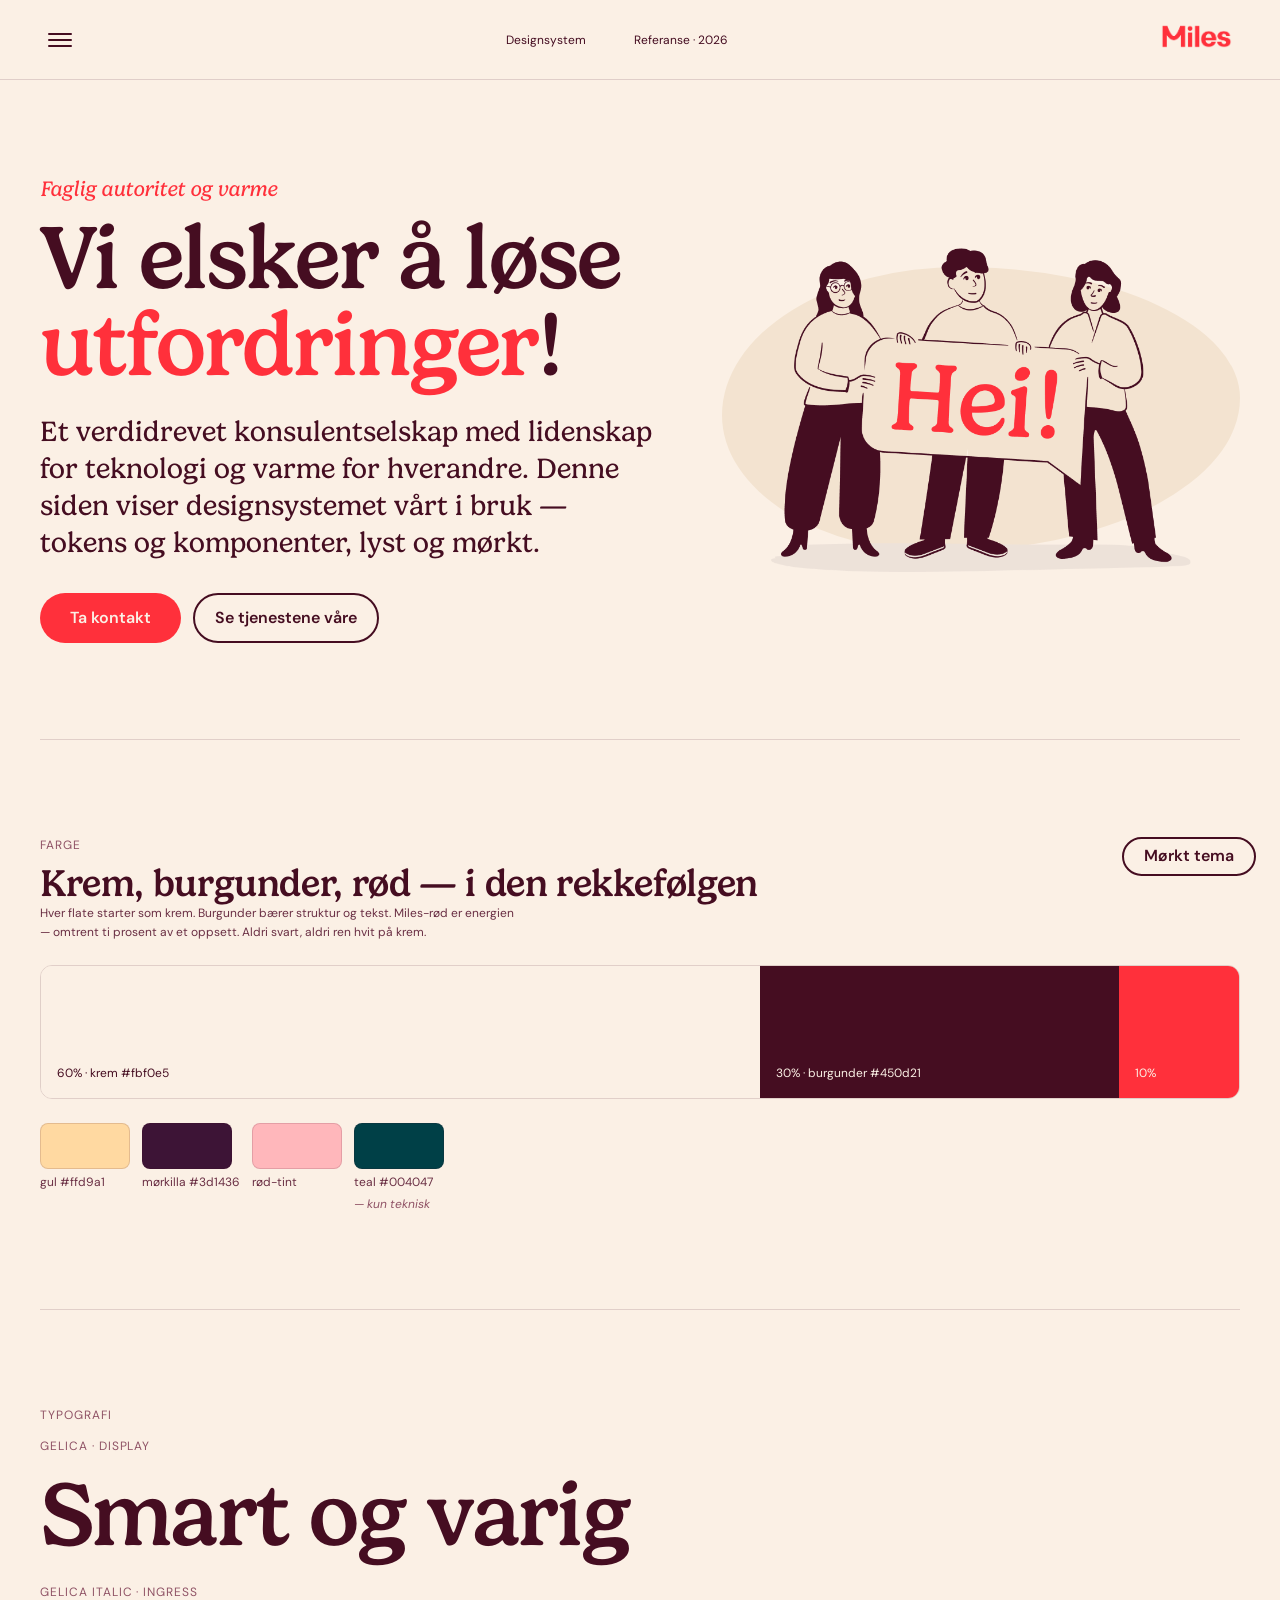
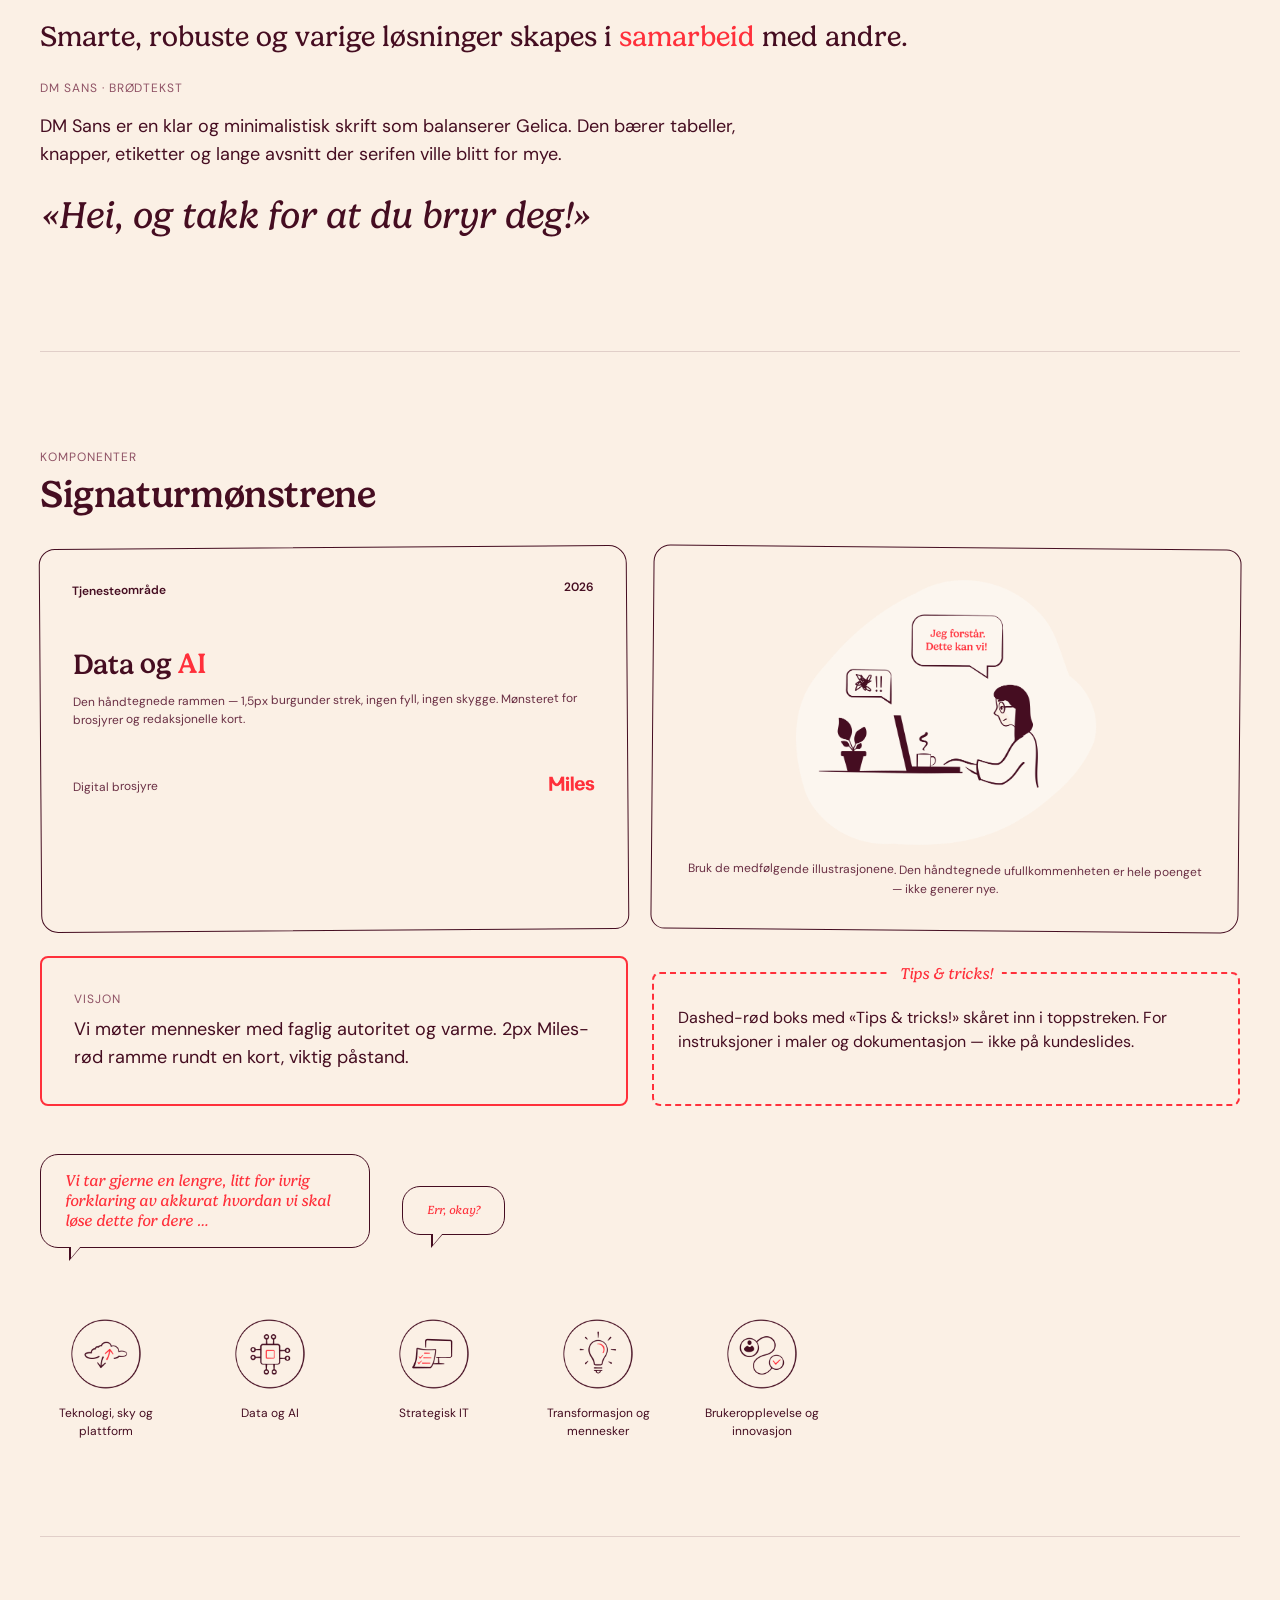
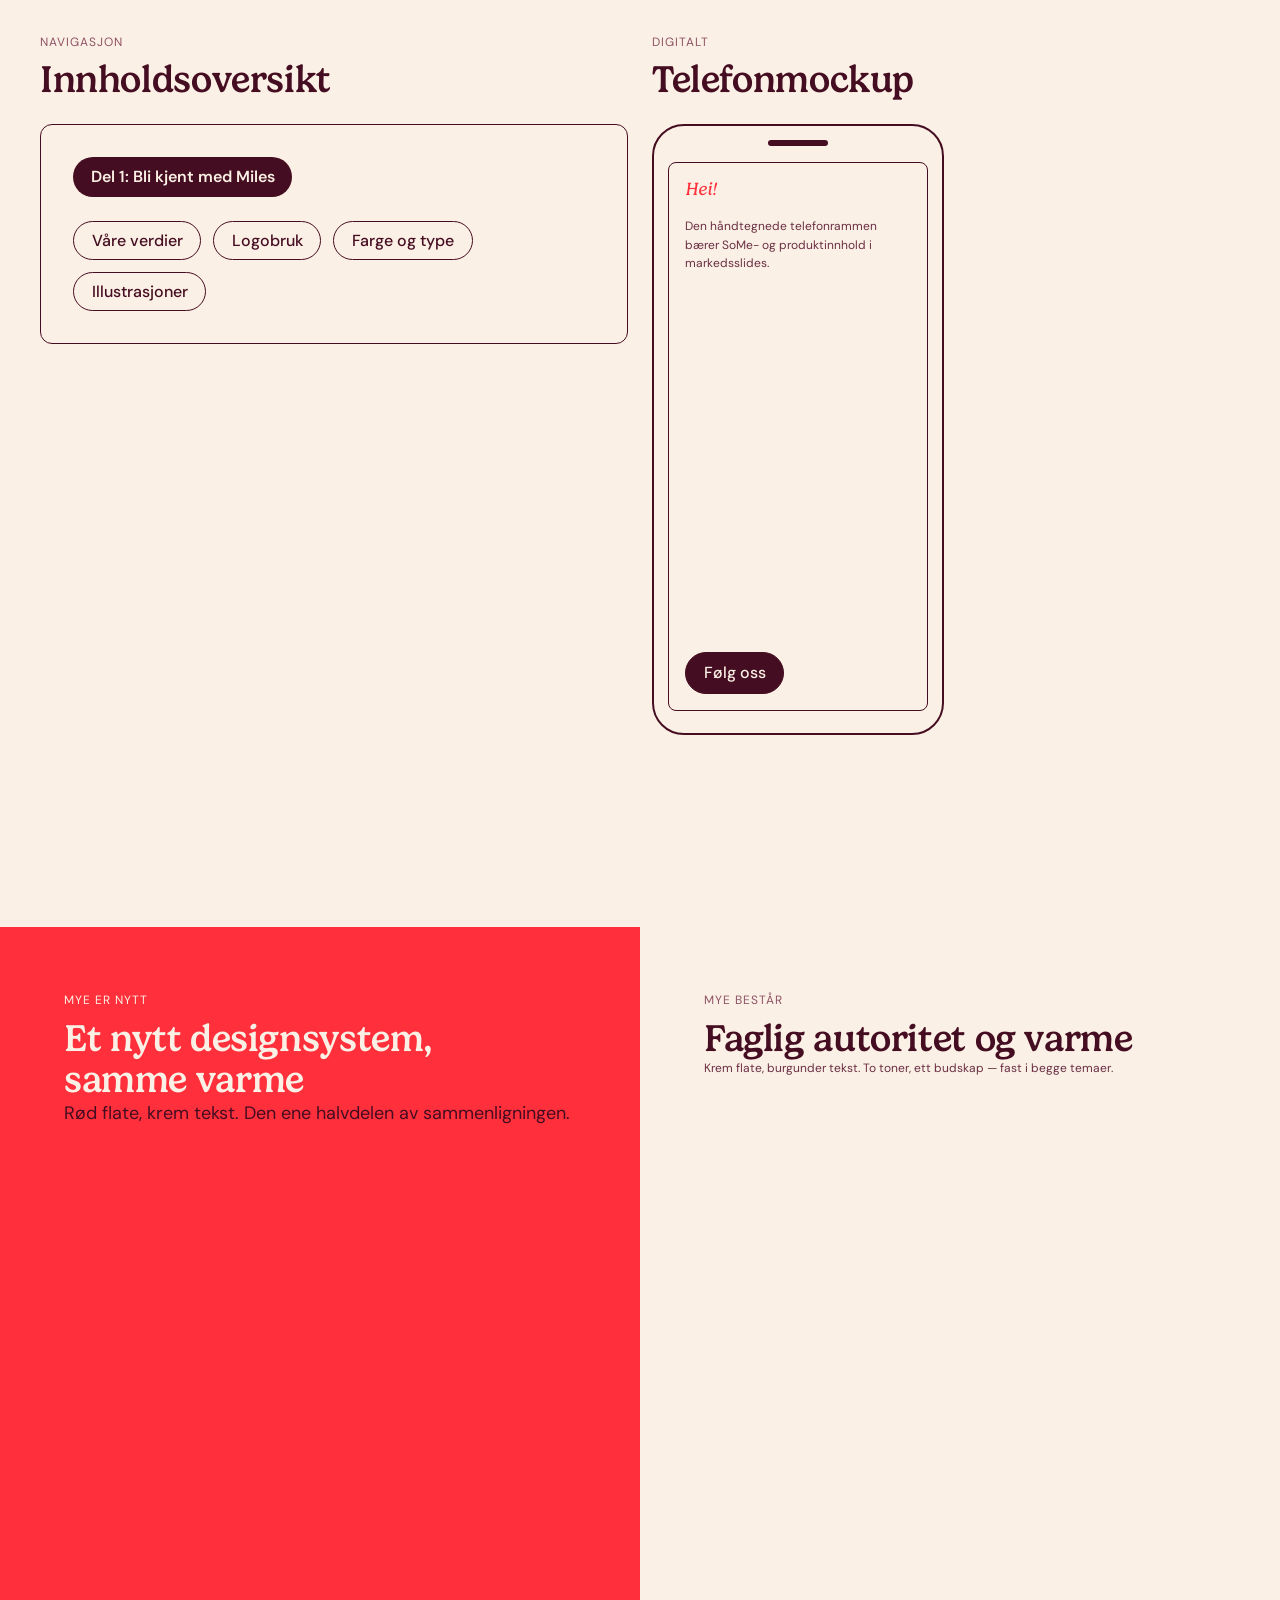
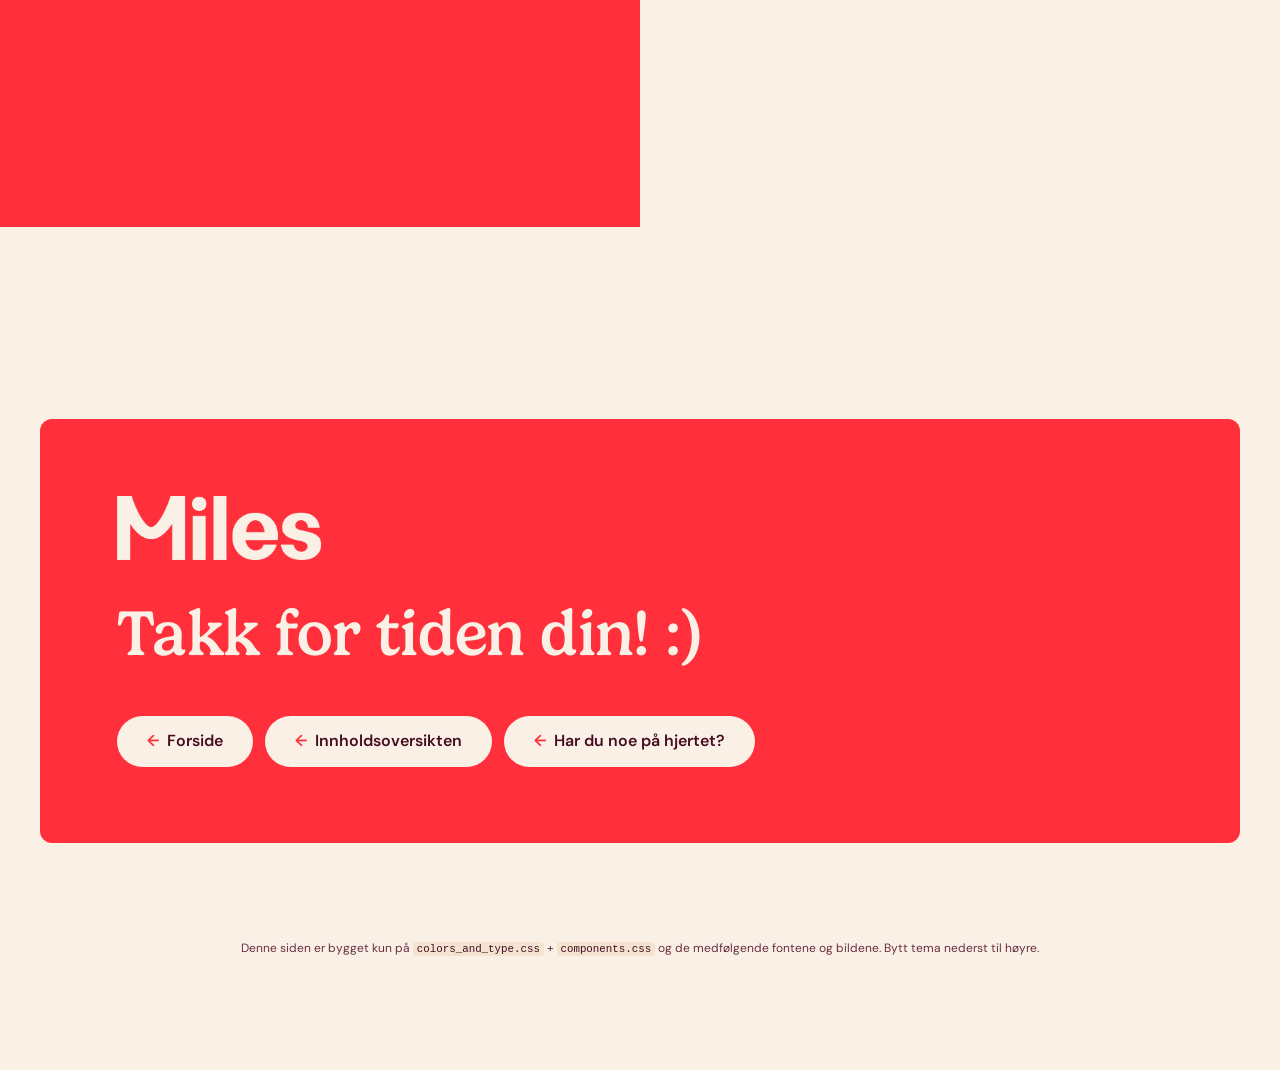
<file: examples/web/index.html>
<!DOCTYPE html>
<html lang="no" data-theme="light">
<head>
<meta charset="utf-8">
<meta name="viewport" content="width=device-width, initial-scale=1">
<title>Miles design system — referanse</title>
<meta name="description" content="A rendered reference page for the Miles design system: tokens and signature components, applied. Light and dark.">

<!-- The skill's source-of-truth stylesheets. @font-face paths inside
     colors_and_type.css resolve relative to that file (repo root), so the
     bundled Gelica + DM Sans load with no extra wiring. -->
<link rel="stylesheet" href="../../colors_and_type.css">
<link rel="stylesheet" href="../../components.css">

<style>
  /* ---- Page-only layout (not part of the system; just frames the demo) ---- */
  body { margin: 0; }
  .wrap { max-width: var(--container); margin-inline: auto; padding-inline: var(--gutter); }
  section { padding-block: var(--space-9); }
  .rule { border: 0; border-top: 1px solid var(--border-1); margin: 0; }
  .stack { display: flex; flex-direction: column; gap: var(--space-4); }
  .grid { display: grid; gap: var(--space-5); }
  @media (min-width: 720px) { .cols-2 { grid-template-columns: 1fr 1fr; } .cols-3 { grid-template-columns: repeat(3,1fr); } }

  /* Page chrome */
  .chrome { position: sticky; top: 0; z-index: 20; background: color-mix(in srgb, var(--bg-1) 88%, transparent); backdrop-filter: none; border-bottom: 1px solid var(--border-1); }
  .chrome .miles-page-header { max-width: var(--container); margin-inline: auto; }
  .logo { height: 24px; width: auto; }
  .logo--cream { display: none; }
  [data-theme="dark"] .logo--red { display: none; }
  [data-theme="dark"] .logo--cream { display: inline; }

  /* Hero */
  .hero { display: grid; gap: var(--space-7); align-items: center; }
  @media (min-width: 860px) { .hero { grid-template-columns: 1.1fr 0.9fr; } }
  .hero h1 { font-size: clamp(var(--scale-5), 7vw, var(--scale-7)); line-height: 0.98; letter-spacing: -0.02em; }
  .hero .ingress { max-width: 46ch; margin-top: var(--space-5); }
  .hero .actions { display: flex; flex-wrap: wrap; gap: var(--space-3); margin-top: var(--space-6); }
  .blob { position: relative; display: grid; place-items: center; }
  /* organic cream-deep background blob — never a gradient, never geometric */
  .blob::before { content: ""; position: absolute; inset: 6% 0; background: var(--bg-3); border-radius: 46% 54% 58% 42% / 52% 46% 54% 48%; }
  .blob img { position: relative; width: min(92%, 420px); height: auto; }

  /* 60/30/10 colour band */
  .ratio { display: grid; grid-template-columns: 6fr 3fr 1fr; border-radius: var(--radius-lg); overflow: hidden; border: 1px solid var(--border-1); min-height: 132px; }
  .ratio > div { padding: var(--space-4); font-family: var(--font-body); font-size: var(--scale--1); display: flex; align-items: flex-end; }
  .ratio .c-krem { background: var(--krem); color: var(--burgunder); }
  .ratio .c-burg { background: var(--burgunder); color: var(--krem); }
  .ratio .c-rod  { background: var(--miles-rod); color: var(--krem); }
  [data-theme="dark"] .ratio .c-krem { background: var(--bg-2); color: var(--fg-1); }

  .swatches { display: flex; flex-wrap: wrap; gap: var(--space-3); margin-top: var(--space-5); }
  .sw { display: flex; flex-direction: column; gap: var(--space-1); font-size: var(--scale--1); color: var(--fg-2); font-family: var(--font-body); }
  .sw i { width: 88px; height: 44px; border-radius: var(--radius-md); border: 1px solid var(--border-1); display: block; }

  /* Type specimen */
  .specimen > * + * { margin-top: var(--space-3); }
  .specimen .label { font-family: var(--font-body); font-size: var(--scale--1); letter-spacing: 0.08em; text-transform: uppercase; color: var(--fg-3); }

  .eyebrow { font-family: var(--font-body); font-size: var(--scale--1); letter-spacing: 0.08em; text-transform: uppercase; color: var(--fg-3); margin: 0 0 var(--space-2); }

  .services { display: flex; flex-wrap: wrap; gap: var(--space-6); align-items: flex-start; }
  .service { display: flex; flex-direction: column; align-items: center; gap: var(--space-2); width: 132px; text-align: center; font-family: var(--font-body); font-size: var(--scale--1); color: var(--fg-1); }
  .service img { width: 84px; height: 84px; object-fit: contain; }

  .bubbles { display: flex; align-items: flex-start; gap: var(--space-6); flex-wrap: wrap; }
  .bubble-small { font-size: var(--scale--1); }

  /* Closing */
  .closing { background: var(--miles-rod); color: #fbf0e5; border-radius: var(--radius-lg); padding: clamp(var(--space-7), 6vw, var(--space-9)); margin-block: var(--space-9); }
  .closing img.logo { height: 64px; margin-bottom: var(--space-6); }
  .closing h2 { color: #fbf0e5; font-size: clamp(var(--scale-4), 5vw, var(--scale-6)); }
  .closing .pills { display: flex; flex-wrap: wrap; gap: var(--space-3); margin-top: var(--space-7); }

  /* Theme toggle */
  .toggle { position: fixed; right: var(--space-5); bottom: var(--space-5); z-index: 40; }

  /* Staggered, calm page-load reveal — fades + ≤12px lift, ease-out-quart. */
  .reveal { opacity: 0; transform: translateY(12px); animation: rise var(--dur-slow) var(--ease-out-quart) forwards; }
  @keyframes rise { to { opacity: 1; transform: none; } }
  .d1 { animation-delay: 60ms; } .d2 { animation-delay: 140ms; } .d3 { animation-delay: 220ms; } .d4 { animation-delay: 300ms; }
  @media (prefers-reduced-motion: reduce) { .reveal { animation: none; opacity: 1; transform: none; } }

  .note { font-family: var(--font-body); font-size: var(--scale--1); color: var(--fg-2); }
  code.tok { background: var(--bg-3); color: var(--fg-1); padding: 0.1em 0.35em; border-radius: var(--radius-sm); }
</style>
</head>
<body>

<!-- ============ Page chrome: hamburger left · meta · wordmark right ============ -->
<header class="chrome">
  <div class="miles-page-header">
    <div class="miles-page-header__menu" aria-label="Meny" role="button" tabindex="0">
      <span></span><span></span><span></span>
    </div>
    <div class="miles-page-header__meta">
      <span>Designsystem</span><span>Referanse · 2026</span>
    </div>
    <span>
      <img class="logo logo--red"   src="../../assets/logos/miles-logo-red.png"   alt="Miles">
      <img class="logo logo--cream" src="../../assets/logos/miles-logo-cream.png" alt="Miles">
    </span>
  </div>
</header>

<main class="wrap">

  <!-- ============ Hero ============ -->
  <section class="hero">
    <div>
      <p class="kicker reveal d1">Faglig autoritet og varme</p>
      <h1 class="reveal d2">Vi elsker å løse <span class="em-red">utfordringer</span>!</h1>
      <p class="ingress reveal d3">Et verdidrevet konsulentselskap med lidenskap for teknologi og varme for hverandre. Denne siden viser designsystemet vårt i bruk — tokens og komponenter, lyst og mørkt.</p>
      <div class="actions reveal d4">
        <button class="miles-cta miles-cta--primary">Ta kontakt</button>
        <button class="miles-cta miles-cta--outlined">Se tjenestene våre</button>
      </div>
    </div>
    <div class="blob reveal d3">
      <img src="../../assets/illustrations/people-hei.png" alt="Tre personer holder et skilt der det står «Hei!»">
    </div>
  </section>

  <hr class="rule">

  <!-- ============ 60 / 30 / 10 ============ -->
  <section>
    <p class="eyebrow">Farge</p>
    <h2>Krem, burgunder, rød — i den rekkefølgen</h2>
    <p class="note" style="max-width:60ch">Hver flate starter som krem. Burgunder bærer struktur og tekst. Miles-rød er energien — omtrent ti prosent av et oppsett. Aldri svart, aldri ren hvit på krem.</p>
    <div class="ratio" style="margin-top:var(--space-5)">
      <div class="c-krem">60% · krem #fbf0e5</div>
      <div class="c-burg">30% · burgunder #450d21</div>
      <div class="c-rod">10%</div>
    </div>
    <div class="swatches">
      <span class="sw"><i style="background:var(--gul)"></i>gul #ffd9a1</span>
      <span class="sw"><i style="background:var(--morkilla)"></i>mørkilla #3d1436</span>
      <span class="sw"><i style="background:var(--miles-rod-tint-3)"></i>rød-tint</span>
      <span class="sw"><i style="background:var(--dark-teal)"></i>teal #004047 <em style="color:var(--fg-3)">— kun teknisk</em></span>
    </div>
  </section>

  <hr class="rule">

  <!-- ============ Type ============ -->
  <section class="specimen">
    <p class="eyebrow">Typografi</p>
    <p class="label">Gelica · display</p>
    <p class="h-display" style="margin:0">Smart og varig</p>
    <p class="label" style="margin-top:var(--space-5)">Gelica italic · ingress</p>
    <p class="ingress" style="margin:0">Smarte, robuste og varige løsninger skapes i <span class="em-red">samarbeid</span> med andre.</p>
    <p class="label" style="margin-top:var(--space-5)">DM Sans · brødtekst</p>
    <p style="margin:0;max-width:62ch">DM Sans er en klar og minimalistisk skrift som balanserer Gelica. Den bærer tabeller, knapper, etiketter og lange avsnitt der serifen ville blitt for mye.</p>
    <p class="quote" style="margin-top:var(--space-5)">«Hei, og takk for at du bryr deg!»</p>
  </section>

  <hr class="rule">

  <!-- ============ Signature components ============ -->
  <section>
    <p class="eyebrow">Komponenter</p>
    <h2>Signaturmønstrene</h2>

    <div class="grid cols-2" style="margin-top:var(--space-6)">

      <!-- Hand-drawn brochure frame -->
      <article class="miles-frame miles-frame--hand-drawn">
        <div class="miles-frame__header"><span>Tjenesteområde</span><span>2026</span></div>
        <h3>Data og <span class="em-red">AI</span></h3>
        <p class="note" style="margin-top:var(--space-3)">Den håndtegnede rammen — 1,5px burgunder strek, ingen fyll, ingen skygge. Mønsteret for brosjyrer og redaksjonelle kort.</p>
        <div class="miles-frame__footer"><span>Digital brosjyre</span>
          <img class="logo logo--red" src="../../assets/logos/miles-logo-red.png" alt="Miles" style="height:16px">
          <img class="logo logo--cream" src="../../assets/logos/miles-logo-cream.png" alt="Miles" style="height:16px">
        </div>
      </article>

      <!-- Hand-drawn frame, alt wobble + a desk-scene illustration -->
      <article class="miles-frame miles-frame--hand-drawn miles-frame--hand-drawn-alt" style="display:flex;flex-direction:column;gap:var(--space-4);align-items:center;text-align:center">
        <img src="../../assets/illustrations/desk-jeg-forstaar-blob.png" alt="Person ved laptop: «Jeg forstår. Dette kan vi!»" style="width:min(80%,300px);height:auto">
        <p class="note" style="margin:0">Bruk de medfølgende illustrasjonene. Den håndtegnede ufullkommenheten er hele poenget — ikke generer nye.</p>
      </article>

      <!-- Vision box -->
      <div class="miles-vision">
        <p class="eyebrow" style="margin-bottom:var(--space-2)">Visjon</p>
        Vi møter mennesker med faglig autoritet og varme. 2px Miles-rød ramme rundt en kort, viktig påstand.
      </div>

      <!-- Tips sticker -->
      <div class="miles-tips">
        Dashed-rød boks med «Tips &amp; tricks!» skåret inn i toppstreken. For instruksjoner i maler og dokumentasjon — ikke på kundeslides.
      </div>
    </div>

    <!-- Speech bubbles -->
    <div class="bubbles" style="margin-top:var(--space-7)">
      <div class="miles-bubble">Vi tar gjerne en lengre, litt for ivrig forklaring av akkurat hvordan vi skal løse dette for dere …</div>
      <div class="miles-bubble bubble-small" style="margin-top:var(--space-6)">Err, okay?</div>
    </div>

    <!-- Service circles -->
    <div class="services" style="margin-top:var(--space-8)">
      <span class="service"><img src="../../assets/service-icons/cloud-circle.png" alt="">Teknologi, sky og plattform</span>
      <span class="service"><img src="../../assets/service-icons/data-and-ai-circle.png" alt="">Data og AI</span>
      <span class="service"><img src="../../assets/service-icons/strategic-it-circle.png" alt="">Strategisk IT</span>
      <span class="service"><img src="../../assets/service-icons/transformation-and-people-circle.png" alt="">Transformasjon og mennesker</span>
      <span class="service"><img src="../../assets/service-icons/ux-and-innovation-circle.png" alt="">Brukeropplevelse og innovasjon</span>
    </div>
  </section>

  <hr class="rule">

  <!-- ============ TOC card + phone ============ -->
  <section class="grid cols-2">
    <div>
      <p class="eyebrow">Navigasjon</p>
      <h2 style="margin-bottom:var(--space-5)">Innholds&shy;oversikt</h2>
      <div class="miles-toc-card">
        <span class="miles-toc-card__title">Del 1: Bli kjent med Miles</span>
        <div class="miles-toc-card__items">
          <button class="miles-pill">Våre verdier</button>
          <button class="miles-pill">Logobruk</button>
          <button class="miles-pill">Farge og type</button>
          <button class="miles-pill">Illustrasjoner</button>
        </div>
      </div>
    </div>
    <div>
      <p class="eyebrow">Digitalt</p>
      <h2 style="margin-bottom:var(--space-5)">Telefon&shy;mockup</h2>
      <div class="miles-phone">
        <div class="miles-phone__screen stack">
          <span class="kicker" style="margin:0;font-size:var(--scale-1)">Hei!</span>
          <p class="note" style="margin:0">Den håndtegnede telefonrammen bærer SoMe- og produktinnhold i markedsslides.</p>
          <span class="miles-pill miles-pill--filled" style="align-self:flex-start;margin-top:auto">Følg oss</span>
        </div>
      </div>
    </div>
  </section>
</main>

<!-- ============ Red split panel (full bleed) ============ -->
<section class="miles-split">
  <div class="red">
    <p class="eyebrow" style="color:#fbf0e5">Mye er nytt</p>
    <h2 style="color:#fbf0e5">Et nytt designsystem, samme varme</h2>
    <p>Rød flate, krem tekst. Den ene halvdelen av sammenligningen.</p>
  </div>
  <div class="cream">
    <p class="eyebrow">Mye består</p>
    <h2>Faglig autoritet og varme</h2>
    <p class="note">Krem flate, burgunder tekst. To toner, ett budskap — fast i begge temaer.</p>
  </div>
</section>

<!-- ============ Closing ============ -->
<div class="wrap">
  <section class="closing">
    <img class="logo logo--cream" src="../../assets/logos/miles-logo-cream.png" alt="Miles" style="display:inline">
    <h2>Takk for tiden din! :)</h2>
    <div class="pills">
      <button class="miles-cta miles-cta--inverse"><span class="miles-cta__arrow">←</span> Forside</button>
      <button class="miles-cta miles-cta--inverse"><span class="miles-cta__arrow">←</span> Innholdsoversikten</button>
      <button class="miles-cta miles-cta--inverse"><span class="miles-cta__arrow">←</span> Har du noe på hjertet?</button>
    </div>
  </section>

  <p class="note" style="text-align:center;padding-bottom:var(--space-9)">
    Denne siden er bygget kun på <code class="tok">colors_and_type.css</code> + <code class="tok">components.css</code> og de medfølgende fontene og bildene. Bytt tema nederst til høyre.
  </p>
</div>

<button class="miles-cta miles-cta--outlined toggle" id="themeToggle" aria-pressed="false">Mørkt tema</button>

<script>
  // Theme toggle. Defaults to the OS preference (the auto-follow recipe from
  // colors_and_type.css), then lets the visitor override.
  const root = document.documentElement;
  const btn = document.getElementById('themeToggle');
  const mq = matchMedia('(prefers-color-scheme: dark)');
  const set = (mode) => {
    root.dataset.theme = mode;
    const dark = mode === 'dark';
    btn.textContent = dark ? 'Lyst tema' : 'Mørkt tema';
    btn.setAttribute('aria-pressed', String(dark));
  };
  set(mq.matches ? 'dark' : 'light');
  btn.addEventListener('click', () => set(root.dataset.theme === 'dark' ? 'light' : 'dark'));
</script>

</body>
</html>
</file>
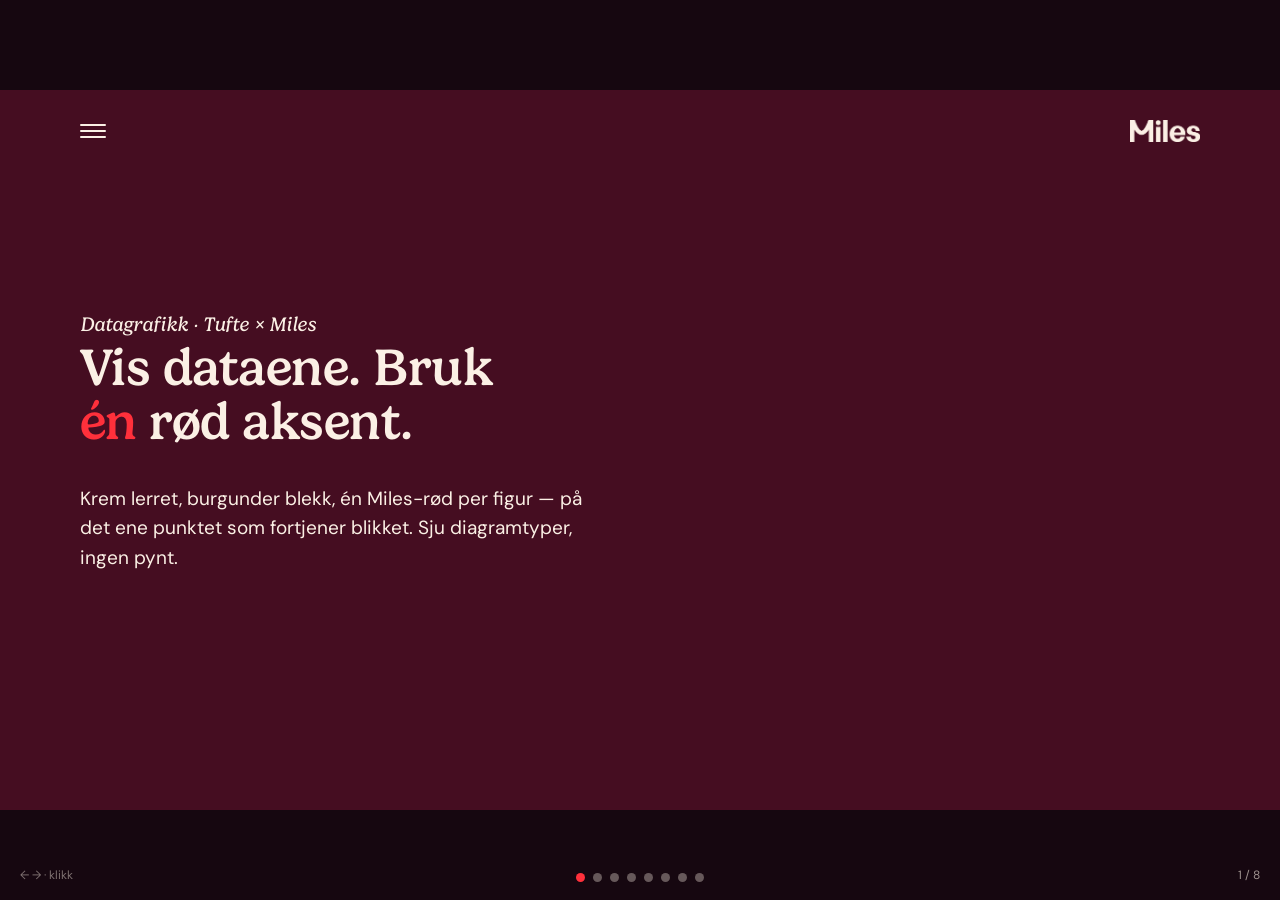
<file: examples/slides/charts.html>
<!DOCTYPE html>
<html lang="no" data-theme="light">
<head>
<meta charset="utf-8">
<meta name="viewport" content="width=device-width, initial-scale=1">
<title>Miles — datagrafikk-maler (Tufte × Miles)</title>
<link rel="stylesheet" href="../../colors_and_type.css">
<link rel="stylesheet" href="../../components.css">
<style>
  /* Map the tufte-viz tokens onto the Miles palette. Tufte's single accent IS
     the Miles single-red rule; ink is burgundy (never black); type is DM Sans. */
  :root {
    --tufte-ink: var(--burgunder);
    --tufte-muted: var(--burgunder-tint-2);
    --tufte-faint: rgba(69,13,33,0.16);
    --tufte-accent: var(--miles-rod);
    --tufte-bg: transparent;
    --tufte-font: var(--font-body);
    --tufte-num: var(--font-body);
    --tufte-size: 15px;
    --tufte-size-sm: 12.5px;
    --tufte-stroke-data: 1.75px;
    --slide-w: 1280px; --slide-h: 720px; --mx: 80px; --my: 52px;
  }
  html, body { margin: 0; height: 100%; }
  .viewport { position: fixed; inset: 0; display: grid; place-items: center; overflow: hidden; background: #160710; }
  .stage { position: relative; width: var(--slide-w); height: var(--slide-h); transform-origin: center center; }
  .slide { position: absolute; inset: 0; background: var(--krem); overflow: hidden; display: none; }
  .slide.active { display: block; }
  .slide.flood-burg { background: var(--burgunder); }
  .pad { position: absolute; inset: var(--my) var(--mx); display: flex; flex-direction: column; }
  .center-pad { justify-content: center; }
  .chrome { position: absolute; top: 30px; left: var(--mx); right: var(--mx); display: flex; align-items: center; justify-content: space-between; z-index: 5; }
  .chrome .menu { display: flex; flex-direction: column; gap: 4px; }
  .chrome .menu span { width: 26px; height: 2px; background: var(--burgunder); border-radius: 2px; }
  .flood-burg .chrome .menu span { background: #fbf0e5; }
  .chrome .wm { height: 22px; width: auto; }
  .slide .kicker { font-size: 20px; margin-bottom: 4px; }
  .s-title { font-family: var(--font-display); font-weight: 500; letter-spacing: -0.01em; line-height: 1.04; margin: 0 0 18px; font-size: 34px; }
  .chart-area { flex: 1; display: flex; align-items: center; justify-content: center; min-height: 0; }
  .chart-area .tufte-figure, .chart-area > svg, .chart-area > div { max-width: 100%; }
  .chart-area svg { max-height: 470px; width: 100%; height: auto; }
  .cap { font-family: var(--font-body); font-size: 13px; color: var(--fg-2); margin: 14px 0 0; }

  /* KPI / sparkline table */
  table.kpi { width: 100%; border-collapse: collapse; font-family: var(--font-body); }
  table.kpi td { padding: 16px 8px; border-bottom: 1px solid var(--border-1); vertical-align: middle; }
  .kpi-name { font-size: 22px; color: var(--fg-1); width: 38%; }
  .kpi-spark { text-align: center; }
  .kpi-spark svg { vertical-align: middle; }
  .kpi-val { text-align: right; font-size: 26px; font-weight: 600; color: var(--fg-1); font-variant-numeric: tabular-nums; width: 22%; }

  .nav { position: fixed; bottom: 18px; left: 50%; transform: translateX(-50%); display: flex; gap: 8px; z-index: 50; }
  .nav button { all: unset; cursor: pointer; width: 9px; height: 9px; border-radius: 50%; background: rgba(251,240,229,0.35); transition: background .2s; }
  .nav button.on { background: var(--miles-rod); }
  .count { position: fixed; bottom: 16px; right: 20px; z-index: 50; font-family: var(--font-body); font-size: 12px; color: rgba(251,240,229,0.6); }
  .hint { position: fixed; bottom: 16px; left: 20px; z-index: 50; font-family: var(--font-body); font-size: 12px; color: rgba(251,240,229,0.45); }
</style>
</head>
<body>
<div class="viewport"><div class="stage" id="stage">
<section class="slide flood-burg">
     <div class="chrome">
      <div class="menu"><span></span><span></span><span></span></div>
      <img class="wm" src="../../assets/logos/miles-logo-cream.png" alt="Miles">
    </div>
     <div class="pad center-pad">
       <p class="kicker" style="color:#fbf0e5">Datagrafikk · Tufte × Miles</p>
       <h1 class="s-title" style="font-size:52px;color:#fbf0e5;max-width:20ch">Vis dataene. Bruk <span style="color:var(--miles-rod)">én</span> rød aksent.</h1>
       <p style="color:#fbf0e5;font-size:19px;max-width:42ch;margin-top:18px;font-family:var(--font-body)">Krem lerret, burgunder blekk, én Miles-rød per figur — på det ene punktet som fortjener blikket. Sju diagramtyper, ingen pynt.</p>
     </div>
   </section>

    <section class="slide ">
      <div class="chrome">
      <div class="menu"><span></span><span></span><span></span></div>
      <img class="wm" src="../../assets/logos/miles-logo-red.png" alt="Miles">
    </div>
      <div class="pad">
        <p class="kicker">Nøkkeltall</p>
        <h2 class="s-title">Siste 8 kvartaler</h2>
        <div class="chart-area"><table class="kpi">
  <tr>
    <td class="kpi-name">Kundetilfredshet</td>
    <td class="kpi-spark"><svg xmlns="http://www.w3.org/2000/svg" role="img" viewBox="0 0 160 26" width="160" height="26" preserveAspectRatio="xMidYMid meet" style="display:inline-block;vertical-align:-6.5px;font-family:var(--tufte-font, inherit);background:var(--tufte-bg, transparent);font-variant-numeric:tabular-nums" aria-label="sparkline of 8 points, rising from 4.2 to 4.7 (min 4.2, max 4.7)."><title>sparkline of 8 points, rising from 4.2 to 4.7 (min 4.2, max 4.7).</title><path d="M0 24 L22.86 19.6 L45.71 15.2 L68.57 15.2 L91.43 10.8 L114.29 6.4 L137.14 6.4 L160 2" fill="none" stroke="var(--tufte-ink, #111)" stroke-width="1" stroke-linejoin="round" stroke-linecap="round"/><circle cx="160" cy="2" r="2" fill="var(--tufte-accent, #c1351d)"/></svg></td>
    <td class="kpi-val">4,7 / 5</td>
  </tr>
  <tr>
    <td class="kpi-name">Ansatte totalt</td>
    <td class="kpi-spark"><svg xmlns="http://www.w3.org/2000/svg" role="img" viewBox="0 0 160 26" width="160" height="26" preserveAspectRatio="xMidYMid meet" style="display:inline-block;vertical-align:-6.5px;font-family:var(--tufte-font, inherit);background:var(--tufte-bg, transparent);font-variant-numeric:tabular-nums" aria-label="sparkline of 8 points, rising from 210 to 297 (min 210, max 297)."><title>sparkline of 8 points, rising from 210 to 297 (min 210, max 297).</title><path d="M0 24 L22.86 19.45 L45.71 16.16 L68.57 12.62 L91.43 9.33 L114.29 6.55 L137.14 4.28 L160 2" fill="none" stroke="var(--tufte-ink, #111)" stroke-width="1" stroke-linejoin="round" stroke-linecap="round"/><circle cx="160" cy="2" r="2" fill="var(--tufte-accent, #c1351d)"/></svg></td>
    <td class="kpi-val">297</td>
  </tr>
  <tr>
    <td class="kpi-name">Beleggsgrad</td>
    <td class="kpi-spark"><svg xmlns="http://www.w3.org/2000/svg" role="img" viewBox="0 0 160 26" width="160" height="26" preserveAspectRatio="xMidYMid meet" style="display:inline-block;vertical-align:-6.5px;font-family:var(--tufte-font, inherit);background:var(--tufte-bg, transparent);font-variant-numeric:tabular-nums" aria-label="sparkline of 8 points, rising from 88 to 94 (min 86, max 94)."><title>sparkline of 8 points, rising from 88 to 94 (min 86, max 94).</title><path d="M0 18.5 L22.86 13 L45.71 24 L68.57 10.25 L91.43 4.75 L114.29 15.75 L137.14 7.5 L160 2" fill="none" stroke="var(--tufte-ink, #111)" stroke-width="1" stroke-linejoin="round" stroke-linecap="round"/><circle cx="160" cy="2" r="2" fill="var(--tufte-accent, #c1351d)"/></svg></td>
    <td class="kpi-val">94 %</td>
  </tr>
  <tr>
    <td class="kpi-name">eNPS</td>
    <td class="kpi-spark"><svg xmlns="http://www.w3.org/2000/svg" role="img" viewBox="0 0 160 26" width="160" height="26" preserveAspectRatio="xMidYMid meet" style="display:inline-block;vertical-align:-6.5px;font-family:var(--tufte-font, inherit);background:var(--tufte-bg, transparent);font-variant-numeric:tabular-nums" aria-label="sparkline of 8 points, rising from 31 to 54 (min 31, max 54)."><title>sparkline of 8 points, rising from 31 to 54 (min 31, max 54).</title><path d="M0 24 L22.86 20.17 L45.71 15.39 L68.57 13.48 L91.43 9.65 L114.29 6.78 L137.14 3.91 L160 2" fill="none" stroke="var(--tufte-ink, #111)" stroke-width="1" stroke-linejoin="round" stroke-linecap="round"/><circle cx="160" cy="2" r="2" fill="var(--tufte-accent, #c1351d)"/></svg></td>
    <td class="kpi-val">54</td>
  </tr></table></div>
        <p class="cap">Sparklines — ordstore figurer som viser formen på et tall der tallet står. Illustrativ data.</p>
      </div>
    </section>

    <section class="slide ">
      <div class="chrome">
      <div class="menu"><span></span><span></span><span></span></div>
      <img class="wm" src="../../assets/logos/miles-logo-red.png" alt="Miles">
    </div>
      <div class="pad">
        <p class="kicker">Utvikling over tid</p>
        <h2 class="s-title">Vi vokser — <span class="em-red">Data og AI</span> raskest</h2>
        <div class="chart-area"><svg xmlns="http://www.w3.org/2000/svg" viewBox="0 0 980 420" role="img" aria-label="Time series of 3 series, x 2019–2026. Data og AI: rising from 18 to 148; Sky og plattform: rising from 64 to 110; Strategisk IT: rising from 41 to 54." font-family="var(--tufte-font, inherit)" style="max-width:100%;height:auto"><title>Time series of 3 series, x 2019–2026. Data og AI: rising from 18 to 148; Sky og plattform: rising from 64 to 110; Strategisk IT: rising from 41 to 54.</title><rect width="980" height="420" fill="var(--tufte-bg, transparent)"/><line x1="46" y1="24" x2="46" y2="390" stroke="var(--tufte-muted, #999)" stroke-width="1"/><line x1="46" y1="390" x2="884" y2="390" stroke="var(--tufte-muted, #999)" stroke-width="1"/><text x="40" y="390" text-anchor="end" dominant-baseline="middle" font-size="10" fill="var(--tufte-muted, #999)" font-variant-numeric="tabular-nums" font-feature-settings="'tnum' 1">18</text><text x="40" y="268" text-anchor="end" dominant-baseline="middle" font-size="10" fill="var(--tufte-muted, #999)" font-variant-numeric="tabular-nums" font-feature-settings="'tnum' 1">61.3</text><text x="40" y="146" text-anchor="end" dominant-baseline="middle" font-size="10" fill="var(--tufte-muted, #999)" font-variant-numeric="tabular-nums" font-feature-settings="'tnum' 1">104.7</text><text x="40" y="24" text-anchor="end" dominant-baseline="middle" font-size="10" fill="var(--tufte-muted, #999)" font-variant-numeric="tabular-nums" font-feature-settings="'tnum' 1">148</text><text x="46" y="14" text-anchor="start" font-size="10" fill="var(--tufte-muted, #999)">ansatte</text><text x="46" y="406" text-anchor="start" font-size="10" fill="var(--tufte-muted, #999)" font-variant-numeric="tabular-nums" font-feature-settings="'tnum' 1">2019</text><text x="884" y="406" text-anchor="end" font-size="10" fill="var(--tufte-muted, #999)" font-variant-numeric="tabular-nums" font-feature-settings="'tnum' 1">2026</text><path d="M46 390 L165.71 367.48 L285.43 333.69 L405.14 285.83 L524.86 232.34 L644.57 170.4 L764.29 100.02 L884 24" fill="none" stroke="var(--tufte-accent, #c1351d)" stroke-width="1.6" stroke-linejoin="round" stroke-linecap="round"/><text x="890" y="24" dominant-baseline="middle" font-size="11" fill="var(--tufte-accent, #c1351d)" font-variant-numeric="tabular-nums" font-feature-settings="'tnum' 1">Data og AI  148</text><path d="M46 260.49 L165.71 240.78 L285.43 221.08 L405.14 204.18 L524.86 187.29 L644.57 167.58 L764.29 147.88 L884 130.98" fill="none" stroke="var(--tufte-ink, #111)" stroke-width="1.2" stroke-linejoin="round" stroke-linecap="round"/><text x="890" y="130.98" dominant-baseline="middle" font-size="11" fill="var(--tufte-ink, #111)" font-variant-numeric="tabular-nums" font-feature-settings="'tnum' 1">Sky og plattform  110</text><path d="M46 325.25 L165.71 316.8 L285.43 311.17 L405.14 305.54 L524.86 302.72 L644.57 297.09 L764.29 294.28 L884 288.65" fill="none" stroke="var(--tufte-ink, #111)" stroke-width="1.2" stroke-linejoin="round" stroke-linecap="round"/><text x="890" y="288.65" dominant-baseline="middle" font-size="11" fill="var(--tufte-ink, #111)" font-variant-numeric="tabular-nums" font-feature-settings="'tnum' 1">Strategisk IT  54</text><circle cx="405.14" cy="285.83" r="3" fill="var(--tufte-accent, #c1351d)"/><text x="405.14" y="277.83" text-anchor="middle" font-size="10.5" fill="var(--tufte-accent, #c1351d)">AI-satsing</text></svg></div>
        <p class="cap">Linjediagram: 1–6 serier, direkte merket ved enden, ingen forklaringsboks. Illustrativ data.</p>
      </div>
    </section>

    <section class="slide ">
      <div class="chrome">
      <div class="menu"><span></span><span></span><span></span></div>
      <img class="wm" src="../../assets/logos/miles-logo-red.png" alt="Miles">
    </div>
      <div class="pad">
        <p class="kicker">Sammenligning</p>
        <h2 class="s-title">Omsetning per <span class="em-red">tjenesteområde</span></h2>
        <div class="chart-area"><svg xmlns="http://www.w3.org/2000/svg" viewBox="0 0 980 420" role="img" aria-label="Bar chart. Sky og plattform 206 MNOK, Data og AI 188 MNOK, Strategisk IT 142 MNOK, Brukeropplevelse 97 MNOK, Transformasjon 88 MNOK." font-family="var(--tufte-font, inherit)" style="background:var(--tufte-bg, transparent)"><title>Bar chart. Sky og plattform 206 MNOK, Data og AI 188 MNOK, Strategisk IT 142 MNOK, Brukeropplevelse 97 MNOK, Transformasjon 88 MNOK.</title><rect x="96" y="39" width="828" height="28" fill="var(--tufte-ink, #111)"/><line x1="296.97" y1="39" x2="296.97" y2="67" stroke="var(--tufte-bg, #fff)" stroke-width="0.75"/><line x1="497.94" y1="39" x2="497.94" y2="67" stroke="var(--tufte-bg, #fff)" stroke-width="0.75"/><line x1="698.91" y1="39" x2="698.91" y2="67" stroke="var(--tufte-bg, #fff)" stroke-width="0.75"/><line x1="899.88" y1="39" x2="899.88" y2="67" stroke="var(--tufte-bg, #fff)" stroke-width="0.75"/><text x="929" y="53" text-anchor="start" dominant-baseline="middle" font-size="11" font-variant-numeric="tabular-nums" fill="var(--tufte-ink, #111)">206 MNOK</text><text x="88" y="53" text-anchor="end" dominant-baseline="middle" font-size="11" fill="var(--tufte-muted, #999)">Sky og plattform</text><rect x="96" y="117" width="755.65" height="28" fill="var(--tufte-accent, #c1351d)"/><line x1="296.97" y1="117" x2="296.97" y2="145" stroke="var(--tufte-bg, #fff)" stroke-width="0.75"/><line x1="497.94" y1="117" x2="497.94" y2="145" stroke="var(--tufte-bg, #fff)" stroke-width="0.75"/><line x1="698.91" y1="117" x2="698.91" y2="145" stroke="var(--tufte-bg, #fff)" stroke-width="0.75"/><text x="856.65" y="131" text-anchor="start" dominant-baseline="middle" font-size="11" font-variant-numeric="tabular-nums" fill="var(--tufte-accent, #c1351d)">188 MNOK</text><text x="88" y="131" text-anchor="end" dominant-baseline="middle" font-size="11" fill="var(--tufte-muted, #999)">Data og AI</text><rect x="96" y="195" width="570.76" height="28" fill="var(--tufte-ink, #111)"/><line x1="296.97" y1="195" x2="296.97" y2="223" stroke="var(--tufte-bg, #fff)" stroke-width="0.75"/><line x1="497.94" y1="195" x2="497.94" y2="223" stroke="var(--tufte-bg, #fff)" stroke-width="0.75"/><text x="671.76" y="209" text-anchor="start" dominant-baseline="middle" font-size="11" font-variant-numeric="tabular-nums" fill="var(--tufte-ink, #111)">142 MNOK</text><text x="88" y="209" text-anchor="end" dominant-baseline="middle" font-size="11" fill="var(--tufte-muted, #999)">Strategisk IT</text><rect x="96" y="273" width="389.88" height="28" fill="var(--tufte-ink, #111)"/><line x1="296.97" y1="273" x2="296.97" y2="301" stroke="var(--tufte-bg, #fff)" stroke-width="0.75"/><text x="490.88" y="287" text-anchor="start" dominant-baseline="middle" font-size="11" font-variant-numeric="tabular-nums" fill="var(--tufte-ink, #111)">97 MNOK</text><text x="88" y="287" text-anchor="end" dominant-baseline="middle" font-size="11" fill="var(--tufte-muted, #999)">Brukeropplevelse</text><rect x="96" y="351" width="353.71" height="28" fill="var(--tufte-ink, #111)"/><line x1="296.97" y1="351" x2="296.97" y2="379" stroke="var(--tufte-bg, #fff)" stroke-width="0.75"/><text x="454.71" y="365" text-anchor="start" dominant-baseline="middle" font-size="11" font-variant-numeric="tabular-nums" fill="var(--tufte-ink, #111)">88 MNOK</text><text x="88" y="365" text-anchor="end" dominant-baseline="middle" font-size="11" fill="var(--tufte-muted, #999)">Transformasjon</text><line x1="96" y1="12" x2="96" y2="406" stroke="var(--tufte-ink, #111)" stroke-width="1"/></svg></div>
        <p class="cap">Stolper fra null, verdien trykt på stolpen. Én uthevet. Illustrativ data.</p>
      </div>
    </section>

    <section class="slide ">
      <div class="chrome">
      <div class="menu"><span></span><span></span><span></span></div>
      <img class="wm" src="../../assets/logos/miles-logo-red.png" alt="Miles">
    </div>
      <div class="pad">
        <p class="kicker">Rangering</p>
        <h2 class="s-title">Konsulenter per kontor, <span class="em-red">2025</span> mot 2024</h2>
        <div class="chart-area"><svg xmlns="http://www.w3.org/2000/svg" viewBox="0 0 900 224" role="img" aria-label="Dot plot of 8 categories. 8 categories on a common scale from 0 to 200. Highest: Oslo at 121. Lowest: Innlandet at 8." font-family="var(--tufte-font, inherit)" style="max-width:100%;height:auto;background:var(--tufte-bg, transparent)"><title>Dot plot of 8 categories. 8 categories on a common scale from 0 to 200. Highest: Oslo at 121. Lowest: Innlandet at 8.</title><text x="350" y="22" font-size="10" text-anchor="middle" fill="var(--tufte-muted, #999)" font-variant-numeric="tabular-nums">0</text><line x1="350" y1="25" x2="350" y2="28" stroke="var(--tufte-muted, #999)" stroke-width="0.5"/><text x="609.5" y="22" font-size="10" text-anchor="middle" fill="var(--tufte-muted, #999)" font-variant-numeric="tabular-nums">100</text><line x1="609.5" y1="25" x2="609.5" y2="28" stroke="var(--tufte-muted, #999)" stroke-width="0.5"/><text x="869" y="22" font-size="10" text-anchor="middle" fill="var(--tufte-muted, #999)" font-variant-numeric="tabular-nums">200</text><line x1="869" y1="25" x2="869" y2="28" stroke="var(--tufte-muted, #999)" stroke-width="0.5"/><text x="342" y="45" font-size="11" text-anchor="end" dominant-baseline="middle" fill="var(--tufte-ink, #111)">Oslo</text><line x1="640.64" y1="45" x2="664" y2="45" stroke="var(--tufte-muted, #999)" stroke-width="0.75"/><circle cx="640.64" cy="45" r="3.2" fill="var(--tufte-bg, #fff)" stroke="var(--tufte-muted, #999)" stroke-width="1"/><circle cx="664" cy="45" r="3.2" fill="var(--tufte-ink, #111)"/><text x="664" y="38.8" font-size="9" text-anchor="middle" fill="var(--tufte-muted, #999)">2025</text><text x="640.64" y="38.8" font-size="9" text-anchor="middle" fill="var(--tufte-muted, #999)">2024</text><text x="900" y="45" font-size="11" text-anchor="end" dominant-baseline="middle" fill="var(--tufte-ink, #111)" font-variant-numeric="tabular-nums">121</text><text x="342" y="67" font-size="11" text-anchor="end" dominant-baseline="middle" fill="var(--tufte-ink, #111)">Bergen</text><line x1="490.13" y1="67" x2="500.51" y2="67" stroke="var(--tufte-muted, #999)" stroke-width="0.75"/><circle cx="490.13" cy="67" r="3.2" fill="var(--tufte-bg, #fff)" stroke="var(--tufte-muted, #999)" stroke-width="1"/><circle cx="500.51" cy="67" r="3.2" fill="var(--tufte-ink, #111)"/><text x="900" y="67" font-size="11" text-anchor="end" dominant-baseline="middle" fill="var(--tufte-ink, #111)" font-variant-numeric="tabular-nums">58</text><text x="342" y="89" font-size="11" text-anchor="end" dominant-baseline="middle" fill="var(--tufte-ink, #111)">Trondheim</text><line x1="427.85" y1="89" x2="438.23" y2="89" stroke="var(--tufte-muted, #999)" stroke-width="0.75"/><circle cx="427.85" cy="89" r="3.2" fill="var(--tufte-bg, #fff)" stroke="var(--tufte-muted, #999)" stroke-width="1"/><circle cx="438.23" cy="89" r="3.2" fill="var(--tufte-ink, #111)"/><text x="900" y="89" font-size="11" text-anchor="end" dominant-baseline="middle" fill="var(--tufte-ink, #111)" font-variant-numeric="tabular-nums">34</text><text x="342" y="111" font-size="11" text-anchor="end" dominant-baseline="middle" fill="var(--tufte-ink, #111)">Stavanger</text><line x1="425.26" y1="111" x2="430.45" y2="111" stroke="var(--tufte-muted, #999)" stroke-width="0.75"/><circle cx="430.45" cy="111" r="3.2" fill="var(--tufte-bg, #fff)" stroke="var(--tufte-muted, #999)" stroke-width="1"/><circle cx="425.26" cy="111" r="3.2" fill="var(--tufte-ink, #111)"/><text x="900" y="111" font-size="11" text-anchor="end" dominant-baseline="middle" fill="var(--tufte-ink, #111)" font-variant-numeric="tabular-nums">29</text><text x="342" y="133" font-size="11" text-anchor="end" dominant-baseline="middle" fill="var(--tufte-accent, #c1351d)">Litauen</text><line x1="386.33" y1="133" x2="417.47" y2="133" stroke="var(--tufte-muted, #999)" stroke-width="0.75"/><circle cx="386.33" cy="133" r="3.2" fill="var(--tufte-bg, #fff)" stroke="var(--tufte-muted, #999)" stroke-width="1"/><circle cx="417.47" cy="133" r="3.2" fill="var(--tufte-accent, #c1351d)"/><text x="900" y="133" font-size="11" text-anchor="end" dominant-baseline="middle" fill="var(--tufte-accent, #c1351d)" font-variant-numeric="tabular-nums">26</text><text x="342" y="155" font-size="11" text-anchor="end" dominant-baseline="middle" fill="var(--tufte-ink, #111)">Ålesund</text><line x1="378.55" y1="155" x2="381.14" y2="155" stroke="var(--tufte-muted, #999)" stroke-width="0.75"/><circle cx="378.55" cy="155" r="3.2" fill="var(--tufte-bg, #fff)" stroke="var(--tufte-muted, #999)" stroke-width="1"/><circle cx="381.14" cy="155" r="3.2" fill="var(--tufte-ink, #111)"/><text x="900" y="155" font-size="11" text-anchor="end" dominant-baseline="middle" fill="var(--tufte-ink, #111)" font-variant-numeric="tabular-nums">12</text><text x="342" y="177" font-size="11" text-anchor="end" dominant-baseline="middle" fill="var(--tufte-ink, #111)">Haugesund</text><line x1="373.36" y1="177" x2="373.36" y2="177" stroke="var(--tufte-muted, #999)" stroke-width="0.75"/><circle cx="373.36" cy="177" r="3.2" fill="var(--tufte-bg, #fff)" stroke="var(--tufte-muted, #999)" stroke-width="1"/><circle cx="373.36" cy="177" r="3.2" fill="var(--tufte-ink, #111)"/><text x="900" y="177" font-size="11" text-anchor="end" dominant-baseline="middle" fill="var(--tufte-ink, #111)" font-variant-numeric="tabular-nums">9</text><text x="342" y="199" font-size="11" text-anchor="end" dominant-baseline="middle" fill="var(--tufte-ink, #111)">Innlandet</text><line x1="365.57" y1="199" x2="370.76" y2="199" stroke="var(--tufte-muted, #999)" stroke-width="0.75"/><circle cx="365.57" cy="199" r="3.2" fill="var(--tufte-bg, #fff)" stroke="var(--tufte-muted, #999)" stroke-width="1"/><circle cx="370.76" cy="199" r="3.2" fill="var(--tufte-ink, #111)"/><text x="900" y="199" font-size="11" text-anchor="end" dominant-baseline="middle" fill="var(--tufte-ink, #111)" font-variant-numeric="tabular-nums">8</text></svg></div>
        <p class="cap">Punktdiagram (Cleveland): rangerer mange kategorier med en brøkdel av blekket. Illustrativ data.</p>
      </div>
    </section>

    <section class="slide ">
      <div class="chrome">
      <div class="menu"><span></span><span></span><span></span></div>
      <img class="wm" src="../../assets/logos/miles-logo-red.png" alt="Miles">
    </div>
      <div class="pad">
        <p class="kicker">Før og etter</p>
        <h2 class="s-title">Prosjekter med <span class="em-red">AI-komponent</span></h2>
        <div class="chart-area"><svg xmlns="http://www.w3.org/2000/svg" viewBox="0 0 560 478" role="img" aria-label="Slopegraph comparing 5 items from 2023 to 2025: 5 rose, 0 fell." font-family="var(--tufte-font, inherit)" style="background:var(--tufte-bg, transparent)"><title>Slopegraph comparing 5 items from 2023 to 2025: 5 rose, 0 fell.</title><text x="150" y="15.600000000000001" text-anchor="end" font-size="12" font-weight="600" fill="var(--tufte-ink, #111)">2023</text><text x="410" y="15.600000000000001" text-anchor="start" font-size="12" font-weight="600" fill="var(--tufte-ink, #111)">2025</text><line x1="150" y1="176.20" x2="410" y2="31.20" stroke="var(--tufte-accent, #c1351d)" stroke-width="1.4" /><line x1="150" y1="346.20" x2="410" y2="216.20" stroke="var(--tufte-muted, #999)" stroke-width="0.75" /><line x1="150" y1="426.20" x2="410" y2="296.20" stroke="var(--tufte-muted, #999)" stroke-width="0.75" /><line x1="150" y1="441.20" x2="410" y2="331.20" stroke="var(--tufte-muted, #999)" stroke-width="0.75" /><line x1="150" y1="461.20" x2="410" y2="376.20" stroke="var(--tufte-muted, #999)" stroke-width="0.75" /><text x="144" y="180.40" text-anchor="end" font-size="12" font-weight="600" fill="var(--tufte-accent, #c1351d)"><tspan>Data og AI</tspan><tspan dx="8" style="font-variant-numeric:tabular-nums;font-feature-settings:'tnum' 1" fill="var(--tufte-accent, #c1351d)">62%</tspan></text><text x="416" y="35.40" text-anchor="start" font-size="12" font-weight="600" fill="var(--tufte-accent, #c1351d)"><tspan style="font-variant-numeric:tabular-nums;font-feature-settings:'tnum' 1" fill="var(--tufte-accent, #c1351d)">91%</tspan><tspan dx="8">Data og AI</tspan></text><text x="144" y="350.40" text-anchor="end" font-size="12" font-weight="400" fill="var(--tufte-ink, #111)"><tspan>Sky og plattform</tspan><tspan dx="8" style="font-variant-numeric:tabular-nums;font-feature-settings:'tnum' 1" fill="var(--tufte-muted, #999)">28%</tspan></text><text x="416" y="220.40" text-anchor="start" font-size="12" font-weight="400" fill="var(--tufte-ink, #111)"><tspan style="font-variant-numeric:tabular-nums;font-feature-settings:'tnum' 1" fill="var(--tufte-muted, #999)">54%</tspan><tspan dx="8">Sky og plattform</tspan></text><text x="144" y="430.40" text-anchor="end" font-size="12" font-weight="400" fill="var(--tufte-ink, #111)"><tspan>Strategisk IT</tspan><tspan dx="8" style="font-variant-numeric:tabular-nums;font-feature-settings:'tnum' 1" fill="var(--tufte-muted, #999)">12%</tspan></text><text x="416" y="300.40" text-anchor="start" font-size="12" font-weight="400" fill="var(--tufte-ink, #111)"><tspan style="font-variant-numeric:tabular-nums;font-feature-settings:'tnum' 1" fill="var(--tufte-muted, #999)">38%</tspan><tspan dx="8">Strategisk IT</tspan></text><text x="144" y="445.40" text-anchor="end" font-size="12" font-weight="400" fill="var(--tufte-ink, #111)"><tspan>Brukeropplevelse</tspan><tspan dx="8" style="font-variant-numeric:tabular-nums;font-feature-settings:'tnum' 1" fill="var(--tufte-muted, #999)">9%</tspan></text><text x="416" y="335.40" text-anchor="start" font-size="12" font-weight="400" fill="var(--tufte-ink, #111)"><tspan style="font-variant-numeric:tabular-nums;font-feature-settings:'tnum' 1" fill="var(--tufte-muted, #999)">31%</tspan><tspan dx="8">Brukeropplevelse</tspan></text><text x="144" y="465.40" text-anchor="end" font-size="12" font-weight="400" fill="var(--tufte-ink, #111)"><tspan>Transformasjon</tspan><tspan dx="8" style="font-variant-numeric:tabular-nums;font-feature-settings:'tnum' 1" fill="var(--tufte-muted, #999)">5%</tspan></text><text x="416" y="380.40" text-anchor="start" font-size="12" font-weight="400" fill="var(--tufte-ink, #111)"><tspan style="font-variant-numeric:tabular-nums;font-feature-settings:'tnum' 1" fill="var(--tufte-muted, #999)">22%</tspan><tspan dx="8">Transformasjon</tspan></text></svg></div>
        <p class="cap">Skråningsgraf: nivå, rang og endringstakt i ett blikk. Illustrativ data.</p>
      </div>
    </section>

    <section class="slide ">
      <div class="chrome">
      <div class="menu"><span></span><span></span><span></span></div>
      <img class="wm" src="../../assets/logos/miles-logo-red.png" alt="Miles">
    </div>
      <div class="pad">
        <p class="kicker">Korrelasjon</p>
        <h2 class="s-title">Varighet vs. teamstørrelse</h2>
        <div class="chart-area"><svg xmlns="http://www.w3.org/2000/svg" viewBox="0 0 940 460" role="img" aria-label="Teamstørrelse vs Varighet: 20 points; Teamstørrelse (in-frame) ranges 2 to 12, median 6; Varighet (in-frame) ranges 6 uker to 38 uker, median 17 uker." style="font-family:var(--tufte-font, inherit);background:var(--tufte-bg, transparent);max-width:100%;height:auto" font-family="var(--tufte-font, inherit)"><title>Teamstørrelse vs Varighet: 20 points; Teamstørrelse (in-frame) ranges 2 to 12, median 6; Varighet (in-frame) ranges 6 uker to 38 uker, median 17 uker.</title><line x1="64" y1="404" x2="848" y2="404" stroke="var(--tufte-ink, #111)" stroke-width="1" /><line x1="64" y1="404" x2="64" y2="28" stroke="var(--tufte-ink, #111)" stroke-width="1" /><g aria-hidden="true"><line x1="64" y1="408" x2="64" y2="414" stroke="var(--tufte-muted, #999)" stroke-width="0.75" /><line x1="60" y1="404" x2="54" y2="404" stroke="var(--tufte-muted, #999)" stroke-width="0.75" /><line x1="142.4" y1="408" x2="142.4" y2="414" stroke="var(--tufte-muted, #999)" stroke-width="0.75" /><line x1="60" y1="392.25" x2="54" y2="392.25" stroke="var(--tufte-muted, #999)" stroke-width="0.75" /><line x1="142.4" y1="410" x2="142.4" y2="416" stroke="var(--tufte-muted, #999)" stroke-width="0.75" /><line x1="60" y1="357" x2="54" y2="357" stroke="var(--tufte-muted, #999)" stroke-width="0.75" /><line x1="220.8" y1="408" x2="220.8" y2="414" stroke="var(--tufte-muted, #999)" stroke-width="0.75" /><line x1="60" y1="368.75" x2="54" y2="368.75" stroke="var(--tufte-muted, #999)" stroke-width="0.75" /><line x1="220.8" y1="410" x2="220.8" y2="416" stroke="var(--tufte-muted, #999)" stroke-width="0.75" /><line x1="60" y1="310" x2="54" y2="310" stroke="var(--tufte-muted, #999)" stroke-width="0.75" /><line x1="299.2" y1="408" x2="299.2" y2="414" stroke="var(--tufte-muted, #999)" stroke-width="0.75" /><line x1="60" y1="333.5" x2="54" y2="333.5" stroke="var(--tufte-muted, #999)" stroke-width="0.75" /><line x1="299.2" y1="410" x2="299.2" y2="416" stroke="var(--tufte-muted, #999)" stroke-width="0.75" /><line x1="60" y1="286.5" x2="54" y2="286.5" stroke="var(--tufte-muted, #999)" stroke-width="0.75" /><line x1="377.6" y1="408" x2="377.6" y2="414" stroke="var(--tufte-muted, #999)" stroke-width="0.75" /><line x1="60" y1="321.75" x2="54" y2="321.75" stroke="var(--tufte-muted, #999)" stroke-width="0.75" /><line x1="377.6" y1="410" x2="377.6" y2="416" stroke="var(--tufte-muted, #999)" stroke-width="0.75" /><line x1="60" y1="239.5" x2="54" y2="239.5" stroke="var(--tufte-muted, #999)" stroke-width="0.75" /><line x1="456" y1="408" x2="456" y2="414" stroke="var(--tufte-muted, #999)" stroke-width="0.75" /><line x1="60" y1="263" x2="54" y2="263" stroke="var(--tufte-muted, #999)" stroke-width="0.75" /><line x1="456" y1="410" x2="456" y2="416" stroke="var(--tufte-muted, #999)" stroke-width="0.75" /><line x1="60" y1="192.5" x2="54" y2="192.5" stroke="var(--tufte-muted, #999)" stroke-width="0.75" /><line x1="534.4" y1="408" x2="534.4" y2="414" stroke="var(--tufte-muted, #999)" stroke-width="0.75" /><line x1="60" y1="251.25" x2="54" y2="251.25" stroke="var(--tufte-muted, #999)" stroke-width="0.75" /><line x1="534.4" y1="410" x2="534.4" y2="416" stroke="var(--tufte-muted, #999)" stroke-width="0.75" /><line x1="60" y1="145.5" x2="54" y2="145.5" stroke="var(--tufte-muted, #999)" stroke-width="0.75" /><line x1="612.8" y1="408" x2="612.8" y2="414" stroke="var(--tufte-muted, #999)" stroke-width="0.75" /><line x1="60" y1="169" x2="54" y2="169" stroke="var(--tufte-muted, #999)" stroke-width="0.75" /><line x1="691.2" y1="408" x2="691.2" y2="414" stroke="var(--tufte-muted, #999)" stroke-width="0.75" /><line x1="60" y1="110.25" x2="54" y2="110.25" stroke="var(--tufte-muted, #999)" stroke-width="0.75" /><line x1="299.2" y1="412" x2="299.2" y2="418" stroke="var(--tufte-muted, #999)" stroke-width="0.75" /><line x1="60" y1="345.25" x2="54" y2="345.25" stroke="var(--tufte-muted, #999)" stroke-width="0.75" /><line x1="769.6" y1="408" x2="769.6" y2="414" stroke="var(--tufte-muted, #999)" stroke-width="0.75" /><line x1="60" y1="28" x2="54" y2="28" stroke="var(--tufte-muted, #999)" stroke-width="0.75" /><line x1="848" y1="408" x2="848" y2="414" stroke="var(--tufte-muted, #999)" stroke-width="0.75" /><line x1="60" y1="75" x2="54" y2="75" stroke="var(--tufte-muted, #999)" stroke-width="0.75" /><line x1="220.8" y1="412" x2="220.8" y2="418" stroke="var(--tufte-muted, #999)" stroke-width="0.75" /><line x1="60" y1="380.5" x2="54" y2="380.5" stroke="var(--tufte-muted, #999)" stroke-width="0.75" /><line x1="612.8" y1="410" x2="612.8" y2="416" stroke="var(--tufte-muted, #999)" stroke-width="0.75" /><line x1="60" y1="216" x2="54" y2="216" stroke="var(--tufte-muted, #999)" stroke-width="0.75" /></g><g><text x="64" y="426" text-anchor="middle" font-size="10" fill="var(--tufte-muted, #999)" font-variant-numeric="tabular-nums">2</text><text x="220.8" y="426" text-anchor="middle" font-size="10" fill="var(--tufte-muted, #999)" font-variant-numeric="tabular-nums">4</text><text x="377.6" y="426" text-anchor="middle" font-size="10" fill="var(--tufte-muted, #999)" font-variant-numeric="tabular-nums">6</text><text x="554" y="426" text-anchor="middle" font-size="10" fill="var(--tufte-muted, #999)" font-variant-numeric="tabular-nums">8.25</text><text x="848" y="426" text-anchor="middle" font-size="10" fill="var(--tufte-muted, #999)" font-variant-numeric="tabular-nums">12</text><text x="49" y="31.2" text-anchor="end" font-size="10" fill="var(--tufte-muted, #999)" font-variant-numeric="tabular-nums">38 uker</text><text x="49" y="189.825" text-anchor="end" font-size="10" fill="var(--tufte-muted, #999)" font-variant-numeric="tabular-nums">24.5 uker</text><text x="49" y="277.95" text-anchor="end" font-size="10" fill="var(--tufte-muted, #999)" font-variant-numeric="tabular-nums">17 uker</text><text x="49" y="351.3875" text-anchor="end" font-size="10" fill="var(--tufte-muted, #999)" font-variant-numeric="tabular-nums">10.75 uker</text><text x="49" y="407.2" text-anchor="end" font-size="10" fill="var(--tufte-muted, #999)" font-variant-numeric="tabular-nums">6 uker</text></g><text x="456" y="446" text-anchor="middle" font-size="12" fill="var(--tufte-ink, #111)">Teamstørrelse</text><text x="60" y="15.2" text-anchor="start" font-size="12" fill="var(--tufte-ink, #111)">Varighet</text><g><circle cx="64" cy="404" r="2.2" fill="var(--tufte-ink, #111)" /><circle cx="142.4" cy="392.25" r="2.2" fill="var(--tufte-ink, #111)" /><circle cx="142.4" cy="357" r="2.2" fill="var(--tufte-ink, #111)" /><circle cx="220.8" cy="368.75" r="2.2" fill="var(--tufte-ink, #111)" /><circle cx="220.8" cy="310" r="2.2" fill="var(--tufte-ink, #111)" /><circle cx="299.2" cy="333.5" r="2.2" fill="var(--tufte-ink, #111)" /><circle cx="299.2" cy="286.5" r="2.2" fill="var(--tufte-ink, #111)" /><circle cx="377.6" cy="321.75" r="2.2" fill="var(--tufte-ink, #111)" /><circle cx="377.6" cy="239.5" r="2.2" fill="var(--tufte-ink, #111)" /><circle cx="456" cy="263" r="2.2" fill="var(--tufte-ink, #111)" /><circle cx="456" cy="192.5" r="2.2" fill="var(--tufte-ink, #111)" /><circle cx="534.4" cy="251.25" r="2.2" fill="var(--tufte-ink, #111)" /><circle cx="534.4" cy="145.5" r="2.2" fill="var(--tufte-ink, #111)" /><circle cx="612.8" cy="169" r="2.2" fill="var(--tufte-ink, #111)" /><circle cx="691.2" cy="110.25" r="2.2" fill="var(--tufte-ink, #111)" /><circle cx="769.6" cy="28" r="2.2" fill="var(--tufte-ink, #111)" /><circle cx="848" cy="75" r="2.2" fill="var(--tufte-ink, #111)" /><circle cx="220.8" cy="380.5" r="2.2" fill="var(--tufte-ink, #111)" /><circle cx="612.8" cy="216" r="2.2" fill="var(--tufte-ink, #111)" /></g><g><circle cx="299.2" cy="345.25" r="5.4" fill="none" stroke="var(--tufte-accent, #c1351d)" stroke-width="1.6" /><circle cx="299.2" cy="345.25" r="2.2" fill="var(--tufte-ink, #111)" /></g><g></g><g><text x="307.4" y="348.45" font-size="11" font-weight="600" fill="var(--tufte-ink, #111)">Referanseprosjekt</text></g></svg></div>
        <p class="cap">Range-frame scatter med rug-fordelinger i margene. Ett uthevet referansepunkt. Illustrativ data.</p>
      </div>
    </section>

    <section class="slide ">
      <div class="chrome">
      <div class="menu"><span></span><span></span><span></span></div>
      <img class="wm" src="../../assets/logos/miles-logo-red.png" alt="Miles">
    </div>
      <div class="pad">
        <p class="kicker">Mange serier</p>
        <h2 class="s-title">Vekst per kontor</h2>
        <div class="chart-area"><svg xmlns="http://www.w3.org/2000/svg" viewBox="0 0 916 218" role="img" aria-label="Small multiples: 8 panels, shared scale from 21 to 26" font-family="var(--tufte-font, inherit)" style="background:var(--tufte-bg, transparent)"><title>Small multiples: 8 panels, shared scale from 21 to 26</title><g font-size="11" style="font-variant-numeric:tabular-nums;-moz-font-feature-settings:'tnum';font-feature-settings:'tnum';fill:var(--tufte-ink, #111)"><g transform="translate(16,16)"><text x="0" y="-9" fill="var(--tufte-ink, #111)" font-size="11.5">Oslo</text><path d="M0 14.45 L40 10.68 L80 7.54 L120 5.65 L160 2.51 L200 0" fill="none" stroke="var(--tufte-ink, #111)" stroke-width="1.25" stroke-linejoin="round" stroke-linecap="round"/><circle cx="200" cy="0" r="2.1" fill="var(--tufte-accent, #c1351d)"/><text x="196" y="-4" fill="var(--tufte-accent, #c1351d)" font-size="10" text-anchor="end">121</text></g><g transform="translate(244,16)"><text x="0" y="-9" fill="var(--tufte-ink, #111)" font-size="11.5">Bergen</text><path d="M0 48.36 L40 46.48 L80 44.6 L120 42.08 L160 40.83 L200 39.57" fill="none" stroke="var(--tufte-ink, #111)" stroke-width="1.25" stroke-linejoin="round" stroke-linecap="round"/><circle cx="200" cy="39.57" r="2.1" fill="var(--tufte-accent, #c1351d)"/><text x="196" y="35.57" fill="var(--tufte-accent, #c1351d)" font-size="10" text-anchor="end">58</text></g><g transform="translate(472,16)"><text x="0" y="-9" fill="var(--tufte-ink, #111)" font-size="11.5">Trondheim</text><path d="M0 62.18 L40 60.3 L80 59.04 L120 57.16 L160 55.9 L200 54.64" fill="none" stroke="var(--tufte-ink, #111)" stroke-width="1.25" stroke-linejoin="round" stroke-linecap="round"/><circle cx="200" cy="54.64" r="2.1" fill="var(--tufte-accent, #c1351d)"/><text x="196" y="50.64" fill="var(--tufte-accent, #c1351d)" font-size="10" text-anchor="end">34</text></g><g transform="translate(700,16)"><text x="0" y="-9" fill="var(--tufte-ink, #111)" font-size="11.5">Stavanger</text><path d="M0 59.04 L40 58.41 L80 57.16 L120 56.53 L160 57.16 L200 57.79" fill="none" stroke="var(--tufte-ink, #111)" stroke-width="1.25" stroke-linejoin="round" stroke-linecap="round"/><circle cx="200" cy="57.79" r="2.1" fill="var(--tufte-accent, #c1351d)"/><text x="196" y="53.79" fill="var(--tufte-accent, #c1351d)" font-size="10" text-anchor="end">29</text></g><g transform="translate(16,126)"><text x="0" y="-9" fill="var(--tufte-ink, #111)" font-size="11.5">Litauen</text><path d="M0 73.49 L40 71.6 L80 69.72 L120 67.21 L160 63.44 L200 59.67" fill="none" stroke="var(--tufte-ink, #111)" stroke-width="1.25" stroke-linejoin="round" stroke-linecap="round"/><circle cx="200" cy="59.67" r="2.1" fill="var(--tufte-accent, #c1351d)"/><text x="196" y="55.67" fill="var(--tufte-accent, #c1351d)" font-size="10" text-anchor="end">26</text></g><g transform="translate(244,126)"><text x="0" y="-9" fill="var(--tufte-ink, #111)" font-size="11.5">Ålesund</text><path d="M0 70.98 L40 70.35 L80 69.72 L120 69.09 L160 68.46 L200 68.46" fill="none" stroke="var(--tufte-ink, #111)" stroke-width="1.25" stroke-linejoin="round" stroke-linecap="round"/><circle cx="200" cy="68.46" r="2.1" fill="var(--tufte-accent, #c1351d)"/><text x="196" y="64.46" fill="var(--tufte-accent, #c1351d)" font-size="10" text-anchor="end">12</text></g><g transform="translate(472,126)"><text x="0" y="-9" fill="var(--tufte-ink, #111)" font-size="11.5">Haugesund</text><path d="M0 72.23 L40 71.6 L80 70.98 L120 70.35 L160 70.35 L200 70.35" fill="none" stroke="var(--tufte-ink, #111)" stroke-width="1.25" stroke-linejoin="round" stroke-linecap="round"/><circle cx="200" cy="70.35" r="2.1" fill="var(--tufte-accent, #c1351d)"/><text x="196" y="66.35" fill="var(--tufte-accent, #c1351d)" font-size="10" text-anchor="end">9</text></g><g transform="translate(700,126)"><text x="0" y="-9" fill="var(--tufte-ink, #111)" font-size="11.5">Innlandet</text><path d="M0 74.12 L40 73.49 L80 72.86 L120 72.23 L160 71.6 L200 70.98" fill="none" stroke="var(--tufte-ink, #111)" stroke-width="1.25" stroke-linejoin="round" stroke-linecap="round"/><circle cx="200" cy="70.98" r="2.1" fill="var(--tufte-accent, #c1351d)"/><text x="196" y="66.98" fill="var(--tufte-accent, #c1351d)" font-size="10" text-anchor="end">8</text></g><text x="16" y="214" fill="var(--tufte-muted, #999)" font-size="9">21</text><text x="900" y="214" fill="var(--tufte-muted, #999)" font-size="9" text-anchor="end">26</text><text x="458" y="214" fill="var(--tufte-muted, #999)" font-size="9" text-anchor="middle">år</text></g></svg></div>
        <p class="cap">Small multiples: én rute per kontor, felles skala. Illustrativ data.</p>
      </div>
    </section>
</div></div>
<div class="nav" id="nav"></div>
<div class="count" id="count"></div>
<div class="hint">← →  ·  klikk</div>
<script>
  const slides = [...document.querySelectorAll('.slide')];
  const stage = document.getElementById('stage'), nav = document.getElementById('nav'), count = document.getElementById('count');
  let i = Math.max(0, Math.min(slides.length - 1, (parseInt(location.hash.slice(1)) || 1) - 1));
  slides.forEach((_, n) => { const b = document.createElement('button'); b.onclick = () => go(n); nav.appendChild(b); });
  const dots = [...nav.children];
  function fit() { stage.style.transform = 'scale(' + Math.min(innerWidth / 1280, innerHeight / 720) + ')'; }
  function go(n) {
    i = (n + slides.length) % slides.length;
    slides.forEach((s, k) => s.classList.toggle('active', k === i));
    dots.forEach((d, k) => d.classList.toggle('on', k === i));
    count.textContent = (i + 1) + ' / ' + slides.length;
    history.replaceState(null, '', '#' + (i + 1));
  }
  addEventListener('keydown', e => {
    if (e.key === 'ArrowRight' || e.key === ' ' || e.key === 'PageDown') { go(i + 1); e.preventDefault(); }
    if (e.key === 'ArrowLeft' || e.key === 'PageUp') { go(i - 1); e.preventDefault(); }
  });
  addEventListener('click', e => { if (!e.target.closest('.nav')) go(i + (e.clientX > innerWidth / 2 ? 1 : -1)); });
  addEventListener('resize', fit); fit(); go(i);
</script>
</body>
</html>
</file>
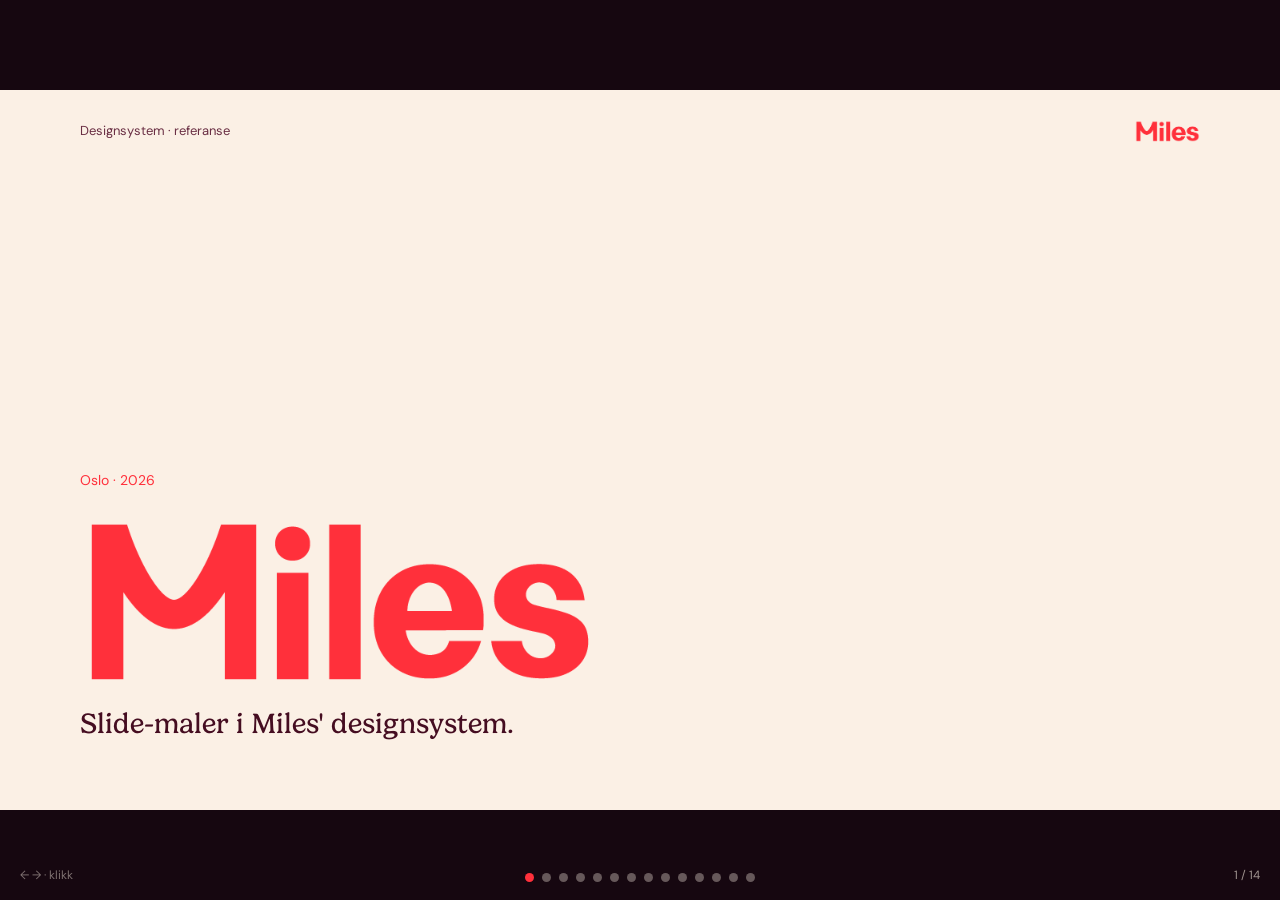
<file: examples/slides/deck.html>
<!DOCTYPE html>
<html lang="no" data-theme="light">
<head>
<meta charset="utf-8">
<meta name="viewport" content="width=device-width, initial-scale=1">
<title>Miles — slide-maler / slide templates</title>
<link rel="stylesheet" href="../../colors_and_type.css">
<link rel="stylesheet" href="../../components.css">
<style>
  /* ====================================================================
     Miles slide-template deck. A fixed 1280×720 (16:9) stage scaled to
     fit the viewport; one slide shown at a time. Arrow keys / click / the
     dots navigate. Every slide is a copy-from template for one pattern in
     ../../presentation-patterns.md, built only from the bundled tokens,
     components and assets. ==================================================================== */
  :root { --slide-w: 1280px; --slide-h: 720px; --mx: 80px; --my: 52px; }
  html, body { margin: 0; height: 100%; }
  .viewport { position: fixed; inset: 0; display: grid; place-items: center; overflow: hidden; background: #160710; }
  .stage { position: relative; width: var(--slide-w); height: var(--slide-h); transform-origin: center center; }

  .slide { position: absolute; inset: 0; background: var(--krem); overflow: hidden; display: none; }
  .slide.active { display: block; }
  .slide.flood-red  { background: var(--miles-rod); color: #fbf0e5; }
  .slide.flood-burg { background: var(--burgunder); color: #fbf0e5; }
  .slide.flood-red h1, .slide.flood-red h2, .slide.flood-red h3,
  .slide.flood-burg h1, .slide.flood-burg h2, .slide.flood-burg h3 { color: #fbf0e5; }

  /* Content padding grid (~6.5% / 7%) */
  .pad { position: absolute; inset: var(--my) var(--mx); display: flex; flex-direction: column; }

  /* Per-slide chrome: hamburger top-left, wordmark top-right */
  .chrome { position: absolute; top: 30px; left: var(--mx); right: var(--mx); display: flex; align-items: center; justify-content: space-between; z-index: 5; }
  .chrome .menu { display: flex; flex-direction: column; gap: 4px; }
  .chrome .menu span { width: 26px; height: 2px; background: var(--burgunder); border-radius: 2px; }
  .flood-red .chrome .menu span, .flood-burg .chrome .menu span { background: #fbf0e5; }
  .chrome .wm { height: 22px; width: auto; }
  .chrome .meta { font-family: var(--font-body); font-size: 13px; color: var(--fg-2); display: flex; gap: 28px; }
  .flood-red .chrome .meta, .flood-burg .chrome .meta { color: #fbf0e5; }

  /* Slide typographic helpers tuned to the 1280×720 stage */
  .slide .kicker { font-size: 22px; }
  .flood-red .kicker, .flood-burg .kicker { color: #fbf0e5; }
  .s-title { font-family: var(--font-display); font-weight: 500; letter-spacing: -0.02em; line-height: 1.0; margin: 0; }
  .wordmark-xl { width: 520px; max-width: 70%; }

  .two-col { display: grid; grid-template-columns: 1fr 1fr; gap: 56px; }
  .content-2col { display: grid; grid-template-columns: 1.05fr 0.95fr; gap: 56px; align-items: center; height: 100%; }
  .center { display: grid; place-items: center; text-align: center; height: 100%; }
  .blob { position: relative; display: grid; place-items: center; }
  .blob::before { content: ""; position: absolute; inset: -4% -2%; background: var(--krem-deep); border-radius: 46% 54% 58% 42% / 52% 46% 54% 48%; }
  .blob img { position: relative; max-height: 460px; max-width: 100%; height: auto; }
  .grow { flex: 1; }

  /* Service-area circle list */
  .svc-row { display: flex; justify-content: space-between; gap: 24px; width: 100%; }
  .svc { display: flex; flex-direction: column; align-items: center; gap: 14px; width: 180px; text-align: center; font-family: var(--font-body); font-size: 15px; color: var(--fg-1); }
  .svc img { width: 120px; height: 120px; object-fit: contain; }

  /* Team wells */
  .team-row { display: flex; gap: 48px; justify-content: center; align-items: flex-start; }
  .member { display: flex; flex-direction: column; align-items: center; gap: 12px; width: 200px; text-align: center; }
  .well { width: 150px; height: 150px; border-radius: 50%; background: var(--krem-deep); border: 1.5px solid var(--border-strong); display: grid; place-items: center; overflow: hidden; }
  .well img { width: 64%; height: 64%; object-fit: contain; opacity: 0.85; }
  .role-pill { background: var(--miles-rod); color: #fbf0e5; font-family: var(--font-body); font-weight: 600; font-size: 13px; padding: 5px 14px; border-radius: 300px; }
  .member .nm { font-family: var(--font-body); font-weight: 600; color: var(--fg-1); }
  .member .rl { font-family: var(--font-body); font-size: 14px; color: var(--fg-2); }

  /* Split slide overrides the component's 100vh */
  .slide .miles-split { min-height: 0; height: 100%; }

  .disc { font-family: var(--font-body); font-size: 15px; color: var(--fg-2); letter-spacing: 0.01em; }

  /* Navigation UI (not part of a slide) */
  .nav { position: fixed; bottom: 18px; left: 50%; transform: translateX(-50%); display: flex; gap: 8px; align-items: center; z-index: 50; }
  .nav button { all: unset; cursor: pointer; width: 9px; height: 9px; border-radius: 50%; background: rgba(251,240,229,0.35); transition: background var(--dur) var(--ease-out-quart); }
  .nav button.on { background: var(--miles-rod); }
  .count { position: fixed; bottom: 16px; right: 20px; z-index: 50; font-family: var(--font-body); font-size: 12px; color: rgba(251,240,229,0.6); }
  .hint { position: fixed; bottom: 16px; left: 20px; z-index: 50; font-family: var(--font-body); font-size: 12px; color: rgba(251,240,229,0.45); }
</style>
</head>
<body>
<div class="viewport">
  <div class="stage" id="stage">

    <!-- 1 · Cover, cream -->
    <section class="slide active">
      <div class="chrome">
        <div class="meta"><span>Designsystem · referanse</span></div>
        <img class="wm" src="../../assets/logos/miles-logo-red.png" alt="Miles">
      </div>
      <div class="pad" style="justify-content:flex-end">
        <div class="meta" style="font-family:var(--font-body);font-size:14px;color:var(--fg-accent);margin-bottom:20px">Oslo · 2026</div>
        <img class="wordmark-xl" src="../../assets/logos/miles-logo-red.png" alt="Miles">
        <p class="ingress" style="margin-top:18px;max-width:36ch">Slide-maler i Miles' designsystem.</p>
      </div>
    </section>

    <!-- 2 · Cover, red flood -->
    <section class="slide flood-red">
      <div class="chrome">
        <div class="meta"><span>Forside · rød</span></div>
        <img class="wm" src="../../assets/logos/miles-logo-cream.png" alt="Miles">
      </div>
      <div class="pad" style="justify-content:flex-end">
        <div style="font-family:var(--font-body);font-size:14px;color:#fbf0e5;margin-bottom:20px">Bergen · 2026</div>
        <img class="wordmark-xl" src="../../assets/logos/miles-logo-cream.png" alt="Miles">
      </div>
    </section>

    <!-- 3 · Cover, burgundy flood -->
    <section class="slide flood-burg">
      <div class="chrome">
        <div class="meta"><span>Forside · burgunder</span></div>
        <img class="wm" src="../../assets/logos/miles-logo-cream.png" alt="Miles">
      </div>
      <div class="pad" style="justify-content:flex-end">
        <div style="font-family:var(--font-body);font-size:14px;color:#fbf0e5;margin-bottom:20px">Trondheim · 2026</div>
        <img class="wordmark-xl" src="../../assets/logos/miles-logo-cream.png" alt="Miles">
      </div>
    </section>

    <!-- 4 · Cover, illustration -->
    <section class="slide">
      <div class="chrome">
        <div class="menu"><span></span><span></span><span></span></div>
        <img class="wm" src="../../assets/logos/miles-logo-red.png" alt="Miles">
      </div>
      <div class="content-2col pad">
        <div>
          <h1 class="s-title" style="font-size:62px">Vi elsker å løse <span class="em-red">utfordringer</span>!</h1>
          <p class="ingress" style="margin-top:24px;max-width:30ch">Et verdidrevet konsulentselskap med varme for hverandre.</p>
        </div>
        <div class="blob"><img src="../../assets/illustrations/catching-ideas-net.png" alt="Person fanger ideer med håv"></div>
      </div>
    </section>

    <!-- 5 · Agenda / TOC -->
    <section class="slide">
      <div class="chrome">
        <div class="menu"><span></span><span></span><span></span></div>
        <img class="wm" src="../../assets/logos/miles-logo-red.png" alt="Miles">
      </div>
      <div class="pad">
        <p class="kicker">Innholdsoversikt</p>
        <h2 class="s-title" style="font-size:40px;margin-bottom:34px">Hva vi skal innom</h2>
        <div class="two-col" style="grid-template-columns:1fr 1fr 1fr">
          <div class="miles-toc-card">
            <span class="miles-toc-card__title">Del 1: Bli kjent</span>
            <div class="miles-toc-card__items">
              <span class="miles-pill">Hvem vi er</span>
              <span class="miles-pill">Våre verdier</span>
            </div>
          </div>
          <div class="miles-toc-card">
            <span class="miles-toc-card__title">Del 2: Tjenester</span>
            <div class="miles-toc-card__items">
              <span class="miles-pill">Data og AI</span>
              <span class="miles-pill">Sky og plattform</span>
            </div>
          </div>
          <div class="miles-toc-card">
            <span class="miles-toc-card__title">Del 3: Samarbeid</span>
            <div class="miles-toc-card__items">
              <span class="miles-pill">Teamet</span>
              <span class="miles-pill">Veien videre</span>
            </div>
          </div>
        </div>
      </div>
    </section>

    <!-- 6 · Chapter divider (red flood, title in hand-drawn cream frame) -->
    <section class="slide flood-red">
      <div class="chrome">
        <div class="menu"><span></span><span></span><span></span></div>
        <img class="wm" src="../../assets/logos/miles-logo-cream.png" alt="Miles">
      </div>
      <div class="center pad">
        <div class="miles-frame miles-frame--hand-drawn" style="background:transparent;border-color:#fbf0e5;padding:40px 64px">
          <span style="font-family:var(--font-body);font-size:14px;color:#fbf0e5;opacity:.85">Kapittel 02</span>
          <h2 class="s-title" style="font-size:54px;margin-top:8px;color:#fbf0e5">Tjenesteområdene våre</h2>
        </div>
      </div>
    </section>

    <!-- 7 · Standard content: kicker → heading → body → illustration -->
    <section class="slide">
      <div class="chrome">
        <div class="menu"><span></span><span></span><span></span></div>
        <img class="wm" src="../../assets/logos/miles-logo-red.png" alt="Miles">
      </div>
      <div class="content-2col pad">
        <div>
          <p class="kicker">Slik jobber vi</p>
          <h2 class="s-title" style="font-size:42px">Smarte løsninger i <span class="em-red">samarbeid</span></h2>
          <p style="margin-top:20px;max-width:34ch;font-size:19px;line-height:1.55">Vi møter mennesker med faglig autoritet og varme. Vi lytter, forstår problemet, og bygger noe robust og varig sammen med dere.</p>
        </div>
        <div class="blob"><img src="../../assets/illustrations/person-laptop-orbit.png" alt="Konsulent omgitt av fagikoner"></div>
      </div>
    </section>

    <!-- 8 · Service-area intro -->
    <section class="slide">
      <div class="chrome">
        <div class="menu"><span></span><span></span><span></span></div>
        <img class="wm" src="../../assets/logos/miles-logo-red.png" alt="Miles">
      </div>
      <div class="content-2col pad">
        <div>
          <p class="kicker" style="font-style:normal;font-family:var(--font-body);font-size:13px;letter-spacing:.08em;text-transform:uppercase">Tjenesteområde</p>
          <h2 class="s-title" style="font-size:50px">Data og AI</h2>
          <p class="disc" style="margin-top:auto;position:absolute;bottom:var(--my);max-width:60ch">Maskinlæring, dataplattformer, MLOps, generativ AI, beslutningsstøtte, datakvalitet, analyse.</p>
        </div>
        <div class="center"><img src="../../assets/service-icons/data-and-ai-circle.png" alt="" style="width:300px;height:300px;object-fit:contain"></div>
      </div>
    </section>

    <!-- 9 · All service areas -->
    <section class="slide">
      <div class="chrome">
        <div class="menu"><span></span><span></span><span></span></div>
        <img class="wm" src="../../assets/logos/miles-logo-red.png" alt="Miles">
      </div>
      <div class="pad" style="justify-content:center">
        <p class="kicker" style="text-align:center">Våre tjenesteområder</p>
        <div class="svc-row" style="margin-top:28px">
          <span class="svc"><img src="../../assets/service-icons/strategic-it-circle.png" alt="">Strategisk IT</span>
          <span class="svc"><img src="../../assets/service-icons/cloud-circle.png" alt="">Teknologi, sky og plattform</span>
          <span class="svc"><img src="../../assets/service-icons/data-and-ai-circle.png" alt="">Data og AI</span>
          <span class="svc"><img src="../../assets/service-icons/ux-and-innovation-circle.png" alt="">Brukeropplevelse og innovasjon</span>
          <span class="svc"><img src="../../assets/service-icons/transformation-and-people-circle.png" alt="">Transformasjon og mennesker</span>
        </div>
      </div>
    </section>

    <!-- 10 · Two-column editorial -->
    <section class="slide">
      <div class="chrome">
        <div class="menu"><span></span><span></span><span></span></div>
        <img class="wm" src="../../assets/logos/miles-logo-red.png" alt="Miles">
      </div>
      <div class="pad">
        <p class="kicker">Om oss</p>
        <h2 class="s-title" style="font-size:40px;margin-bottom:28px">Hei, og takk for at du <span class="em-red">bryr</span> deg</h2>
        <div class="two-col" style="font-size:18px;line-height:1.55">
          <p style="margin:0">Vi er snart 300 mennesker i Oslo, Bergen, Trondheim, Stavanger, Ålesund, Haugesund, Innlandet og Litauen. Vi er verdidrevne, nysgjerrige og opptatt av faget.</p>
          <p style="margin:0">Vi tror smarte, robuste og varige løsninger skapes i samarbeid — med varme for hverandre og respekt for at folk er forskjellige.</p>
        </div>
      </div>
    </section>

    <!-- 11 · Red split panel -->
    <section class="slide">
      <div class="miles-split">
        <div class="red" style="padding:var(--my) var(--mx)">
          <p class="kicker" style="color:#fbf0e5">Mye er nytt</p>
          <h2 class="s-title" style="font-size:36px;color:#fbf0e5">En ny verktøykasse</h2>
          <p style="margin-top:14px;color:#fbf0e5;font-size:18px">Nye plattformer, ny AI, nye muligheter.</p>
        </div>
        <div class="cream" style="padding:var(--my) var(--mx)">
          <p class="kicker">Mye består</p>
          <h2 class="s-title" style="font-size:36px">Faglig autoritet og varme</h2>
          <p style="margin-top:14px;font-size:18px">Verdiene og menneskene er de samme.</p>
        </div>
      </div>
      <img class="wm" src="../../assets/logos/miles-logo-cream.png" alt="Miles" style="position:absolute;top:30px;left:30px;height:20px">
    </section>

    <!-- 12 · Team -->
    <section class="slide">
      <div class="chrome">
        <div class="menu"><span></span><span></span><span></span></div>
        <img class="wm" src="../../assets/logos/miles-logo-red.png" alt="Miles">
      </div>
      <div class="pad" style="justify-content:center">
        <p class="kicker" style="text-align:center;margin-bottom:30px">Teamet ditt</p>
        <div class="team-row">
          <div class="member">
            <div class="well"><img src="../../assets/icons/bruker.svg" alt=""></div>
            <span class="role-pill">Senior konsulent</span>
            <span class="nm">Navn Navnesen</span>
            <span class="rl">Løsningsarkitekt</span>
          </div>
          <div class="member">
            <div class="well"><img src="../../assets/icons/bruker.svg" alt=""></div>
            <span class="role-pill">Konsulent</span>
            <span class="nm">Navn Navnesen</span>
            <span class="rl">Data scientist</span>
          </div>
          <div class="member">
            <div class="well"><img src="../../assets/icons/bruker.svg" alt=""></div>
            <span class="role-pill">Senior konsulent</span>
            <span class="nm">Navn Navnesen</span>
            <span class="rl">UX-designer</span>
          </div>
        </div>
        <p class="disc" style="text-align:center;margin-top:26px">Bytt de runde brønnene mot svart-hvitt-portretter (radius 50%).</p>
      </div>
    </section>

    <!-- 13 · Author note: tips & vision -->
    <section class="slide">
      <div class="chrome">
        <div class="menu"><span></span><span></span><span></span></div>
        <img class="wm" src="../../assets/logos/miles-logo-red.png" alt="Miles">
      </div>
      <div class="content-2col pad">
        <div class="miles-vision">
          <p class="kicker" style="margin-bottom:10px">Visjon</p>
          Vi skaper teknologi som faktisk gjør hverdagen bedre for folk.
        </div>
        <div class="miles-tips">
          Bruk «Tips &amp; tricks!»-boksen til instruksjoner i maler — ikke på kundeslides. Hold det til én rød aksent og setningsnavn (sentence case).
        </div>
      </div>
    </section>

    <!-- 14 · Closing -->
    <section class="slide flood-red">
      <div class="pad">
        <img class="wm" src="../../assets/logos/miles-logo-cream.png" alt="Miles" style="height:54px;align-self:flex-start">
        <div class="grow"></div>
        <h2 class="s-title" style="font-size:58px;color:#fbf0e5">Takk for tiden din! :)</h2>
        <div style="display:flex;gap:14px;margin-top:34px;flex-wrap:wrap">
          <span class="miles-cta miles-cta--inverse"><span class="miles-cta__arrow">←</span> Forside</span>
          <span class="miles-cta miles-cta--inverse"><span class="miles-cta__arrow">←</span> Innholdsoversikten</span>
          <span class="miles-cta miles-cta--inverse"><span class="miles-cta__arrow">←</span> Har du noe på hjertet?</span>
        </div>
      </div>
    </section>

  </div>
</div>

<div class="nav" id="nav"></div>
<div class="count" id="count"></div>
<div class="hint">← →  ·  klikk</div>

<script>
  const slides = [...document.querySelectorAll('.slide')];
  const stage = document.getElementById('stage');
  const nav = document.getElementById('nav');
  const count = document.getElementById('count');
  let i = Math.max(0, Math.min(slides.length - 1, (parseInt(location.hash.slice(1)) || 1) - 1));

  slides.forEach((_, n) => {
    const b = document.createElement('button');
    b.addEventListener('click', () => go(n));
    nav.appendChild(b);
  });
  const dots = [...nav.children];

  function fit() {
    const s = Math.min(innerWidth / 1280, innerHeight / 720);
    stage.style.transform = `scale(${s})`;
  }
  function go(n) {
    i = (n + slides.length) % slides.length;
    slides.forEach((s, k) => s.classList.toggle('active', k === i));
    dots.forEach((d, k) => d.classList.toggle('on', k === i));
    count.textContent = `${i + 1} / ${slides.length}`;
    history.replaceState(null, '', '#' + (i + 1));
  }
  addEventListener('keydown', e => {
    if (e.key === 'ArrowRight' || e.key === ' ' || e.key === 'PageDown') { go(i + 1); e.preventDefault(); }
    if (e.key === 'ArrowLeft' || e.key === 'PageUp') { go(i - 1); e.preventDefault(); }
  });
  addEventListener('click', e => { if (!e.target.closest('.nav')) go(i + (e.clientX > innerWidth / 2 ? 1 : -1)); });
  addEventListener('resize', fit);
  fit(); go(i);
</script>
</body>
</html>
</file>
<file: colors_and_type.css>
/* ==========================================================================
   Miles Design System — Colors & Type
   ========================================================================== */

/* ---------- FONT FACES ---------- */

@font-face {
  font-family: "Gelica";
  src: url("fonts/gelica/Gelica-Light.ttf") format("truetype");
  font-weight: 300;
  font-style: normal;
  font-display: swap;
}
@font-face {
  font-family: "Gelica";
  src: url("fonts/gelica/Gelica-Regular.ttf") format("truetype");
  font-weight: 400;
  font-style: normal;
  font-display: swap;
}
@font-face {
  font-family: "Gelica";
  src: url("fonts/gelica/Gelica-Italic.ttf") format("truetype");
  font-weight: 400;
  font-style: italic;
  font-display: swap;
}
@font-face {
  font-family: "Gelica";
  src: url("fonts/gelica/Gelica-Medium.ttf") format("truetype");
  font-weight: 500;
  font-style: normal;
  font-display: swap;
}
@font-face {
  font-family: "Gelica";
  src: url("fonts/gelica/Gelica-SemiBold.ttf") format("truetype");
  font-weight: 600;
  font-style: normal;
  font-display: swap;
}
@font-face {
  font-family: "Gelica";
  src: url("fonts/gelica/Gelica-Bold.ttf") format("truetype");
  font-weight: 700;
  font-style: normal;
  font-display: swap;
}
@font-face {
  font-family: "Gelica";
  src: url("fonts/gelica/Gelica-BoldItalic.ttf") format("truetype");
  font-weight: 700;
  font-style: italic;
  font-display: swap;
}
@font-face {
  font-family: "Gelica";
  src: url("fonts/gelica/Gelica-Black.ttf") format("truetype");
  font-weight: 900;
  font-style: normal;
  font-display: swap;
}

@font-face {
  font-family: "DM Sans";
  src: url("fonts/dm-sans/DMSans-Light.ttf") format("truetype");
  font-weight: 300;
  font-style: normal;
  font-display: swap;
}
@font-face {
  font-family: "DM Sans";
  src: url("fonts/dm-sans/DMSans-Regular.ttf") format("truetype");
  font-weight: 400;
  font-style: normal;
  font-display: swap;
}
@font-face {
  font-family: "DM Sans";
  src: url("fonts/dm-sans/DMSans-Italic.ttf") format("truetype");
  font-weight: 400;
  font-style: italic;
  font-display: swap;
}
@font-face {
  font-family: "DM Sans";
  src: url("fonts/dm-sans/DMSans-Medium.ttf") format("truetype");
  font-weight: 500;
  font-style: normal;
  font-display: swap;
}
@font-face {
  font-family: "DM Sans";
  src: url("fonts/dm-sans/DMSans-SemiBold.ttf") format("truetype");
  font-weight: 600;
  font-style: normal;
  font-display: swap;
}
@font-face {
  font-family: "DM Sans";
  src: url("fonts/dm-sans/DMSans-Bold.ttf") format("truetype");
  font-weight: 700;
  font-style: normal;
  font-display: swap;
}

/* ---------- TOKENS ---------- */

:root {
  /* ---- Brand palette ---- */
  --miles-rod:           #ff303b;   /* primary red — logo, CTAs, emphasis */
  --miles-rod-hover:     #e8252f;   /* darker red for hover */
  --miles-rod-press:     #c81d26;   /* pressed red */
  --miles-rod-tint-1:    #ff5f68;
  --miles-rod-tint-2:    #ff8a90;
  --miles-rod-tint-3:    #ffb7bb;
  --miles-rod-tint-4:    #ffdbde;

  --burgunder:           #450d21;   /* primary text, headings */
  --burgunder-hover:     #360819;
  --burgunder-tint-1:    #6a2f44;
  --burgunder-tint-2:    #8f5265;
  --burgunder-tint-3:    #b58594;
  --burgunder-tint-4:    #d9bcc4;

  --krem:                #fbf0e5;   /* primary background */
  --krem-warm:           #fdf6ef;   /* slightly warmer body bg */
  --krem-deep:           #f3e3d0;   /* deeper cream for subtle surfaces */

  --gul:                 #ffd9a1;   /* warm accent */
  --gul-deep:            #f3bf76;

  --morkilla:            #3d1436;   /* secondary dark purple — tech/knowledge */
  --morkilla-tint-1:     #5e2f56;
  --morkilla-tint-2:     #805076;

  /* ---- Tech accent (sanctioned by the official PowerPoint theme) ----
     Use ONLY in technical/code contexts (code blocks, dev-tool screenshots,
     data-viz where you need a second hue, "tech & cloud" service slides).
     Never in marketing prose, hero blocks, or as a primary accent. */
  --dark-teal:           #004047;   /* deep teal — code/tech surfaces */
  --teal:                #78e8db;   /* bright teal — accent ON dark-teal only */
  --deep-red:            #b72318;   /* deeper red — print/duotone, rarely on screen */

  --white:               #ffffff;
  --black:               #1a0810;

  /* ---- Semantic foreground ---- */
  --fg-1: var(--burgunder);        /* primary text */
  --fg-2: var(--burgunder-tint-1); /* secondary text */
  --fg-3: var(--burgunder-tint-2); /* tertiary / muted */
  --fg-accent: var(--miles-rod);   /* red emphasis */
  --fg-on-dark: var(--krem);       /* text on burgunder / red */
  --fg-inverse: var(--krem);

  /* ---- Semantic background ---- */
  --bg-1: var(--krem);             /* primary canvas */
  --bg-2: var(--krem-warm);        /* raised surface warm */
  --bg-3: var(--krem-deep);        /* subdued surface */
  --bg-dark: var(--burgunder);     /* inverse dark surface */
  --bg-accent: var(--miles-rod);   /* red surface */
  --bg-warm: var(--gul);           /* yellow accent surface */

  /* ---- Borders ---- */
  --border-1: rgba(69, 13, 33, 0.14);
  --border-2: rgba(69, 13, 33, 0.28);
  --border-strong: var(--burgunder);
  --border-accent: var(--miles-rod);

  /* ---- Structural strong surface ----
     Filled "strong" elements (filled nav pill, TOC title pill, outlined-pill
     hover fill, hand-drawn frame stroke). Routed through semantic tokens so
     dark mode can re-point them — do NOT hard-code var(--burgunder) for these
     in components, or they invert to light pink in dark mode. */
  --surface-strong:    var(--burgunder);   /* fill of a "strong" element */
  --on-surface-strong: var(--krem);        /* text/icon on --surface-strong */

  /* ---- Type families ----
     Gelica is the brand serif. It is proprietary (Monotype/Adobe Fonts).
     On WEB/PRINT it must fall back to a SERIF (Georgia / Times) — never to a
     sans, because a sans display face is explicitly off-brand here.
     Manrope is the PPTX-ONLY fallback: Gelica's EULA forbids .pptx embedding,
     so the official Miles 2026 PowerPoint template uses Manrope (Bold/SemiBold)
     for headings + DM Sans for body. Use --font-display-pptx in slide/HTML-deck
     contexts that mirror the PowerPoint; never put Manrope in the web stack. */
  --font-display:      "Gelica", Georgia, "Times New Roman", serif;
  --font-display-pptx: "Manrope", "Gelica", Arial, sans-serif; /* PPTX-mirror only */
  --font-body:    "DM Sans", -apple-system, BlinkMacSystemFont, "Segoe UI", Arial, sans-serif;
  --font-mono:    ui-monospace, "JetBrains Mono", "DM Mono", SFMono-Regular, Menlo, Consolas, monospace;

  /* ---- Type scale (perfect fourth, 1.333) ---- */
  --scale--1: 0.75rem;     /* 12px */
  --scale-0:  1rem;        /* 16px — base */
  --scale-1:  1.125rem;    /* 18px */
  --scale-2:  1.333rem;    /* ~21px */
  --scale-3:  1.777rem;    /* ~28px */
  --scale-4:  2.369rem;    /* ~38px */
  --scale-5:  3.157rem;    /* ~50px */
  --scale-6:  4.209rem;    /* ~67px */
  --scale-7:  5.61rem;     /* ~90px */

  /* ---- Spacing (4px base) ---- */
  --space-0: 0;
  --space-1: 0.25rem;
  --space-2: 0.5rem;
  --space-3: 0.75rem;
  --space-4: 1rem;
  --space-5: 1.5rem;
  --space-6: 2rem;
  --space-7: 3rem;
  --space-8: 4rem;
  --space-9: 6rem;
  --space-10: 8rem;

  /* ---- Radii ---- */
  --radius-sm: 4px;
  --radius-md: 8px;
  --radius-lg: 12px;     /* default card max */
  --radius-photo: 16px;  /* photo cards / portrait tiles */
  --radius-pill: 300px;  /* website CTA */
  --radius-nav: 30px;    /* outlined nav pill */

  /* ---- Shadows (restrained — avoid deep shadows per design.md) ---- */
  --shadow-0: none;
  --shadow-1: 0 1px 2px rgba(69, 13, 33, 0.08);
  --shadow-2: 0 4px 12px rgba(69, 13, 33, 0.09);
  --shadow-soft: 0 10px 30px rgba(69, 13, 33, 0.06);

  /* ---- Motion ---- */
  --ease-out-quart: cubic-bezier(0.25, 1, 0.5, 1);
  --dur-fast: 150ms;
  --dur: 220ms;
  --dur-slow: 300ms;

  /* ---- Layout ---- */
  --container: 1200px;
  --gutter: 1.5rem;
}

/* ---------- DARK MODE ----------
   Applies to [data-theme="dark"] and, by default, any user with
   prefers-color-scheme: dark. Brand red stays the hero; surfaces move
   to deep burgundy/plum; text uses a warmed cream so it reads on brand. */

:root[data-theme="dark"] {
  /* Brand colours re-tuned for dark surfaces */
  --miles-rod:           #ff4752;   /* slightly lighter red — pops on dark */
  --miles-rod-hover:     #ff6670;
  --miles-rod-press:     #e82e39;
  --miles-rod-tint-1:    #c92731;
  --miles-rod-tint-2:    #8f1c24;
  --miles-rod-tint-3:    #5a1419;
  --miles-rod-tint-4:    #3a0e12;

  /* Surfaces — near-black burgundy stack */
  --natt:                #1a0810;   /* app canvas — deepest */
  --dyp-burgunder:       #2a1019;   /* raised surface */
  --dyp-burgunder-2:     #381824;   /* higher raised surface */

  --burgunder:           #f0c9d2;   /* inverted role: text/hi-contrast on dark */
  --burgunder-hover:     #ffd9e0;
  --burgunder-tint-1:    #c89aa6;
  --burgunder-tint-2:    #9c6e7c;
  --burgunder-tint-3:    #6f4855;
  --burgunder-tint-4:    #4a2e39;

  --krem:                #ead6c2;   /* warm cream-fg (slightly muted) */
  --krem-warm:           #f2e1cf;
  --krem-deep:           #3a2118;   /* deep cream-toned surface for dark UI */

  --gul:                 #e8b778;   /* toned-down yellow for dark bg */
  --gul-deep:            #c99458;

  --morkilla:            #2a0e25;   /* deep plum — tech/knowledge surface */
  --morkilla-tint-1:     #4a2545;
  --morkilla-tint-2:     #6b4466;

  /* Tech accent — already dark-ready; nudge teal up so it pops on near-black */
  --dark-teal:           #00343a;
  --teal:                #8df0e3;
  --deep-red:            #d12e22;

  --white:               #fbf0e5;   /* "white" on dark = cream */
  --black:               #0d0408;

  /* Semantic foreground — now on dark */
  --fg-1: var(--krem);             /* primary text */
  --fg-2: #b89b82;                 /* secondary text */
  --fg-3: #8a7461;                 /* tertiary / muted */
  --fg-accent: var(--miles-rod);
  --fg-on-dark: var(--krem);
  --fg-inverse: var(--natt);

  /* Semantic background */
  --bg-1: var(--natt);             /* primary canvas */
  --bg-2: var(--dyp-burgunder);    /* raised surface */
  --bg-3: var(--dyp-burgunder-2);  /* higher raised surface */
  --bg-dark: #000000;              /* deepest well */
  --bg-accent: var(--miles-rod);
  --bg-warm: var(--gul);

  /* Borders — cream alpha, low */
  --border-1: rgba(234, 214, 194, 0.08);
  --border-2: rgba(234, 214, 194, 0.16);
  --border-strong: var(--krem);
  --border-accent: var(--miles-rod);

  /* Structural strong surface — a raised burgundy that still reads as "filled"
     under cream text on the near-black canvas (cream-on-#5e2438 ≈ 7:1). */
  --surface-strong:    #5e2438;
  --on-surface-strong: var(--krem);

  /* Shadows — burgundy-tinted near-black (never pure #000, per brand), lifted
     in alpha so they still read on the dark canvas. */
  --shadow-0: none;
  --shadow-1: 0 1px 2px rgba(13, 4, 8, 0.55);
  --shadow-2: 0 4px 12px rgba(13, 4, 8, 0.55);
  --shadow-soft: 0 8px 24px rgba(13, 4, 8, 0.45);
}

/* Dark mode is an EXPLICIT opt-in: the dark palette above activates only under
   :root[data-theme="dark"]. On a system-dark machine with no attribute set we
   only flip `color-scheme` so native controls (scrollbars, form widgets) match
   — the brand palette stays light until a host sets data-theme="dark".
   To auto-follow the OS, have the host set the attribute, e.g.:
     <script>
       const m = matchMedia('(prefers-color-scheme: dark)');
       const apply = () => document.documentElement.dataset.theme = m.matches ? 'dark' : 'light';
       apply(); m.addEventListener('change', apply);
     </script>
   (Keeping the palette out of the media query avoids a second, drift-prone copy
   of every dark token.) */
@media (prefers-color-scheme: dark) {
  :root:not([data-theme="light"]):not([data-theme="dark"]) {
    color-scheme: dark;
  }
}

/* ---------- SEMANTIC ELEMENTS ---------- */

html, body {
  background: var(--bg-1);
  color: var(--fg-1);
  font-family: var(--font-body);
  font-size: 16px;
  line-height: 1.5;
  -webkit-font-smoothing: antialiased;
  text-rendering: optimizeLegibility;
}

/* Headings use Gelica (Medium 500 — brand standard for headings) */
.h-display, .h1, .h2, .h3, .h4, .h5, h1, h2, h3, h4, h5 {
  font-family: var(--font-display);
  color: var(--fg-1);
  font-weight: 500;
  letter-spacing: -0.01em;
  line-height: 1.08;
  text-wrap: balance;
  margin: 0;
}

.h-display { font-size: var(--scale-7); line-height: 0.98; letter-spacing: -0.02em; }
h1, .h1    { font-size: var(--scale-5); }   /* ~50px — hero / section */
h2, .h2    { font-size: var(--scale-4); }   /* ~38px */
h3, .h3    { font-size: var(--scale-3); line-height: 1.15; }
h4, .h4    { font-size: var(--scale-2); line-height: 1.2; font-weight: 600; }
h5, .h5    { font-size: var(--scale-1); line-height: 1.3; font-weight: 600; }

/* Kicker / eyebrow — Gelica italic or DM Sans caps, Miles-rød */
.kicker {
  font-family: var(--font-display);
  font-style: italic;
  font-weight: 400;
  color: var(--fg-accent);
  font-size: var(--scale-2);
  line-height: 1.2;
  margin: 0 0 var(--space-3);
}

.kicker-sans {
  font-family: var(--font-body);
  font-weight: 500;
  color: var(--fg-accent);
  font-size: var(--scale--1);
  line-height: 1.2;
  letter-spacing: 0.08em;
  text-transform: uppercase;
  margin: 0 0 var(--space-3);
}

/* Body text */
p, .body {
  font-family: var(--font-body);
  font-size: var(--scale-1);
  line-height: 1.55;
  color: var(--fg-1);
  text-wrap: pretty;
  margin: 0 0 var(--space-4);
}

.ingress {
  font-family: var(--font-display);
  font-weight: 400;
  font-size: var(--scale-3);
  line-height: 1.3;
  color: var(--fg-1);
  text-wrap: balance;
}

.caption, small {
  font-family: var(--font-body);
  font-size: var(--scale--1);
  line-height: 1.4;
  color: var(--fg-2);
}

.quote {
  font-family: var(--font-display);
  font-style: italic;
  font-weight: 400;
  font-size: var(--scale-4);
  line-height: 1.2;
  color: var(--fg-1);
  text-wrap: balance;
}

/* Emphasis (single red word inside heading) */
.em-red { color: var(--fg-accent); }

/* Links */
a { color: var(--fg-accent); text-decoration: none; }
a:hover { color: var(--miles-rod-hover); text-decoration: underline; text-underline-offset: 3px; }
a:focus-visible { outline: 2px solid var(--miles-rod); outline-offset: 2px; border-radius: 2px; }

/* Code (rarely used on brand — sans mono fallback) */
code, kbd, pre, .mono {
  font-family: ui-monospace, SFMono-Regular, Menlo, Consolas, monospace;
  font-size: 0.9em;
  background: var(--bg-3);
  color: var(--burgunder);
  padding: 0.1em 0.35em;
  border-radius: var(--radius-sm);
}
</file>
<file: components.css>
/* ==========================================================================
   Miles Design System — Component recipes
   Companion to colors_and_type.css. These are the brand's signature
   components, ready to port. Translate to the host's styling system as
   needed. All values reference custom properties from colors_and_type.css.
   ========================================================================== */

/* ---------- 1. Hand-drawn outlined frame ----------
   THE brand-signature card pattern. Used for brochure cards, slide-template
   tiles, phone mockup containers, document/letterhead frames, mini-preview
   tiles. The "hand-drawn" variant adds slight rotation + asymmetric radii
   to read as drawn rather than computed. */

.miles-frame {
  background: var(--bg-1);
  border: 1.5px solid var(--border-strong);
  border-radius: var(--radius-lg);
  padding: var(--space-6);
  box-shadow: none;
}

.miles-frame--photo {
  border-radius: var(--radius-photo);
  padding: 0;
  overflow: hidden;
}

.miles-frame--hand-drawn {
  /* Slightly imperfect borders and a hair of rotation to read as "drawn".
     Tune per use: more wobble for editorial, none for product UI. */
  border-radius: 16px 18px 14px 17px;
  transform: rotate(-0.4deg);
}

/* Alternate the wobble so adjacent frames don't look cloned. NOTE:
   :nth-of-type counts element type among siblings, not matching class — it
   only alternates reliably when the frames are homogeneous siblings. When
   they aren't, add .miles-frame--hand-drawn-alt explicitly to every other one. */
.miles-frame--hand-drawn:nth-of-type(even),
.miles-frame--hand-drawn-alt {
  border-radius: 17px 15px 18px 14px;
  transform: rotate(0.5deg);
}

/* Header strip inside a frame (kicker top-left, year/logo top-right) */
.miles-frame__header {
  display: flex;
  align-items: baseline;
  justify-content: space-between;
  font-family: var(--font-body);
  font-weight: 600;
  font-size: var(--scale--1);
  color: var(--fg-1);
  letter-spacing: 0;
  margin-bottom: var(--space-7);
}

.miles-frame__footer {
  display: flex;
  align-items: center;
  justify-content: space-between;
  margin-top: var(--space-7);
  font-family: var(--font-body);
  font-size: var(--scale--1);
  color: var(--fg-2);
}


/* ---------- 2. CTA pills ----------
   Three flavours: filled red (web primary), outlined burgundy (nav),
   inverse cream-on-red (closing slide / red-flood A-format). All are
   pill-shaped (300px or 30px). */

.miles-cta {
  display: inline-flex;
  align-items: center;
  gap: var(--space-2);
  font-family: var(--font-body);
  font-weight: 600;
  font-size: var(--scale-0);
  line-height: 1;
  padding: 0.95rem 1.75rem;
  border-radius: var(--radius-pill);
  border: 2px solid transparent;
  cursor: pointer;
  transition: background-color var(--dur) var(--ease-out-quart),
              color var(--dur) var(--ease-out-quart),
              border-color var(--dur) var(--ease-out-quart);
}

.miles-cta--primary {
  background: var(--miles-rod);
  color: var(--krem);
}
.miles-cta--primary:hover { background: var(--miles-rod-hover); }
.miles-cta--primary:active { background: var(--miles-rod-press); }

.miles-cta--outlined {
  background: transparent;
  color: var(--fg-1);
  border-color: var(--border-strong);
  border-radius: var(--radius-nav);
  padding: 0.6rem 1.25rem;
}
.miles-cta--outlined:hover {
  background: var(--surface-strong);
  color: var(--on-surface-strong);
  border-color: var(--surface-strong);
}

.miles-cta--inverse {
  /* Cream pill on a red surface — closing slides, red-flood CTAs. This pill
     always sits ON Miles-rød (a fixed surface in both themes), so its colours
     are pinned to the light-brand values rather than the page theme tokens —
     otherwise dark mode would flip the label to pink-on-cream. */
  background: #fbf0e5;
  color: #450d21;
}
.miles-cta--inverse:hover { background: #f3e3d0; }
.miles-cta--inverse .miles-cta__arrow {
  /* The arrow inside an inverse pill is red */
  color: var(--miles-rod);
}

.miles-cta:focus-visible {
  outline: 2px solid var(--miles-rod);
  outline-offset: 2px;
}


/* ---------- 3. Outlined pill nav chip ----------
   Used inside TOC cards and as small nav pills. 30px radius, no fill. */

.miles-pill {
  display: inline-flex;
  align-items: center;
  font-family: var(--font-body);
  font-weight: 500;
  font-size: var(--scale-0);
  color: var(--fg-1);
  background: transparent;
  border: 1.5px solid var(--border-strong);
  border-radius: var(--radius-nav);
  padding: 0.5rem 1.1rem;
  cursor: pointer;
  transition: background-color var(--dur) var(--ease-out-quart),
              color var(--dur) var(--ease-out-quart),
              border-color var(--dur) var(--ease-out-quart);
}
.miles-pill:hover {
  background: var(--surface-strong);
  color: var(--on-surface-strong);
  border-color: var(--surface-strong);
}
.miles-pill:focus-visible {
  outline: 2px solid var(--miles-rod);
  outline-offset: 2px;
}

.miles-pill--filled {
  background: var(--surface-strong);
  color: var(--on-surface-strong);
  border-color: var(--surface-strong);
}
.miles-pill--filled:hover { filter: brightness(0.92); }


/* ---------- 4. TOC card (pill-card grouping) ----------
   The brand-guide table-of-contents pattern: a cream card with a thin
   burgundy border, a filled burgundy section-title pill, and a vertical
   stack of outlined nav-pills inside. */

.miles-toc-card {
  background: var(--bg-1);
  border: 1.5px solid var(--border-strong);
  border-radius: var(--radius-lg);
  padding: var(--space-6);
  display: flex;
  flex-direction: column;
  gap: var(--space-5);
}

.miles-toc-card__title {
  /* The filled burgundy pill at the top of each TOC group */
  align-self: flex-start;
  background: var(--surface-strong);
  color: var(--on-surface-strong);
  font-family: var(--font-body);
  font-weight: 600;
  font-size: var(--scale-0);
  padding: 0.5rem 1.1rem;
  border-radius: var(--radius-nav);
}

.miles-toc-card__items {
  display: flex;
  flex-wrap: wrap;
  gap: var(--space-3);
}


/* ---------- 5. Phone mockup outline ----------
   Hand-drawn burgundy outline of a phone, used to carry SoMe/digital
   content in marketing slides. No screen chrome — the content is the
   point; the outline is decorative. */

.miles-phone {
  position: relative;
  width: 260px;
  aspect-ratio: 9 / 19;
  border: 2px solid var(--border-strong);
  border-radius: 32px;
  background: var(--bg-1);
  padding: 36px 14px 22px;
  display: flex;
  flex-direction: column;
  gap: var(--space-4);
}
/* Speaker / notch hint at top */
.miles-phone::before {
  content: "";
  position: absolute;
  top: 14px;
  left: 50%;
  transform: translateX(-50%);
  width: 60px;
  height: 6px;
  border-radius: 999px;
  background: var(--border-strong);
}
.miles-phone__screen {
  flex: 1;
  border: 1.5px solid var(--border-strong);
  border-radius: 8px;
  padding: var(--space-4);
  display: flex;
  flex-direction: column;
}


/* ---------- 6. Speech bubble ----------
   Hand-drawn outlined bubble with a tail. Used for editorial humour and
   to soften technical content. Often paired with a tiny "Err, okay?"
   bubble in the opposite corner. */

.miles-bubble {
  position: relative;
  display: inline-block;
  background: var(--bg-1);
  border: 1.5px solid var(--border-strong);
  border-radius: 18px;
  padding: var(--space-4) var(--space-5);
  font-family: var(--font-display);
  font-style: italic;
  color: var(--fg-accent);
  max-width: 28ch;
  line-height: 1.25;
}
/* Stroke-only tail: an outer (stroke-coloured) triangle with an inner cream
   triangle of the SAME aspect ratio inset uniformly by the stroke width, so a
   ~1.5px outline remains. Outer 14:12 (ratio 1.167); inner keeps that ratio
   (12:10.3) and is nudged up + right by the stroke so it sits fully inside. */
.miles-bubble::after {
  content: "";
  position: absolute;
  bottom: -14px;
  left: 28px;
  width: 0;
  height: 0;
  border-top: 14px solid var(--border-strong);
  border-right: 12px solid transparent;
}
.miles-bubble::before {
  content: "";
  position: absolute;
  bottom: -11.5px;
  left: 29.7px;
  width: 0;
  height: 0;
  border-top: 12px solid var(--bg-1);
  border-right: 10.3px solid transparent;
  z-index: 1;
}


/* ---------- 7. "Tips & tricks!" sticker ----------
   Dashed red rectangle with the words "Tips & tricks!" cut into the top
   stroke. Used in the PPTX template for instructional callouts. */

.miles-tips {
  position: relative;
  border: 2px dashed var(--miles-rod);
  border-radius: var(--radius-md);
  padding: var(--space-6) var(--space-5) var(--space-5);
  margin-top: 1rem;
  font-family: var(--font-body);
  font-size: var(--scale-0);
  color: var(--fg-1);
  line-height: 1.5;
}
.miles-tips::before {
  content: "Tips & tricks!";
  position: absolute;
  top: -0.75em;
  left: 50%;
  transform: translateX(-50%);
  background: var(--bg-1);
  padding: 0 0.6em;
  font-family: var(--font-display);
  font-style: italic;
  color: var(--miles-rod);
  font-size: var(--scale-0);
}


/* ---------- 8. Service-area circle ----------
   The official service-area marks come in regular + circle variants
   (assets/service-icons/). When you need to compose them inline, use
   this container — a burgundy-outlined circle with the line-icon inside. */

.miles-service-circle {
  width: 96px;
  height: 96px;
  border: 1.5px solid var(--border-strong);
  border-radius: 50%;
  background: var(--bg-1);
  display: inline-flex;
  align-items: center;
  justify-content: center;
}
.miles-service-circle img,
.miles-service-circle svg {
  width: 56%;
  height: 56%;
  object-fit: contain;
}


/* ---------- 9. Kicker (eyebrow) ----------
   See colors_and_type.css for .kicker (Gelica italic, red) and
   .kicker-sans (DM Sans caps, tracked, red). Adding helpers here for
   the kicker-as-section-anchor pattern: a kicker followed by a Gelica
   heading is the canonical Miles page opener. */

.miles-section-opener {
  display: flex;
  flex-direction: column;
  gap: var(--space-3);
  margin-bottom: var(--space-6);
}
.miles-section-opener .kicker { margin: 0; }
.miles-section-opener h1,
.miles-section-opener h2 { margin: 0; }


/* ---------- 10. Red split panel ----------
   Two-half layout: left red flood with cream text, right cream with
   burgundy text. The brand-guide's "A lot is new : A lot remains" pattern. */

.miles-split {
  /* A fixed two-tone brand composition (red half + cream half). It reads the
     same in both themes, so both halves are pinned to light-brand values
     rather than the page tokens — otherwise the cream half's text flips to
     pink-on-cream in dark mode. */
  display: grid;
  grid-template-columns: 1fr 1fr;
  min-height: 100vh;
}
.miles-split > .red {
  background: #ff303b;
  color: #fbf0e5;
  padding: var(--space-8);
}
.miles-split > .red .em-red { color: #fbf0e5; }
.miles-split > .cream {
  background: #fbf0e5;
  color: #450d21;
  padding: var(--space-8);
}


/* ---------- 11. Vision-statement box ----------
   The "Our vision is ambitious" pattern: a 2px Miles-rød outlined box
   wrapping a paragraph in burgundy DM Sans, with a small red arrow
   pointing at it from outside. */

.miles-vision {
  border: 2px solid var(--miles-rod);
  border-radius: var(--radius-md);
  padding: var(--space-6);
  font-family: var(--font-body);
  font-size: var(--scale-1);
  line-height: 1.55;
  color: var(--fg-1);
  background: transparent;
}


/* ---------- 12. Photo card / portrait tile ----------
   Slightly more generous radius than the default card — applies to
   contact-card portraits (black-and-white photo + name + role beneath)
   and to in-slide photo cards. */

.miles-photo-card {
  background: var(--bg-1);
  border-radius: var(--radius-photo);
  overflow: hidden;
  display: flex;
  flex-direction: column;
}
.miles-photo-card > img {
  width: 100%;
  height: auto;
  display: block;
}
.miles-photo-card__meta {
  text-align: center;
  padding: var(--space-3) var(--space-4) var(--space-4);
  font-family: var(--font-body);
}
.miles-photo-card__name {
  font-weight: 600;
  color: var(--fg-1);
}
.miles-photo-card__role {
  font-size: var(--scale--1);
  color: var(--fg-2);
  margin-top: var(--space-1);
}


/* ---------- 13. Page chrome (header strip) ----------
   The brand-guide / slide header: hamburger top-left, optional centred
   metadata, Miles wordmark top-right. */

.miles-page-header {
  display: grid;
  grid-template-columns: 24px 1fr auto;
  align-items: center;
  padding: var(--space-5) var(--space-7);
  gap: var(--space-5);
}
.miles-page-header__menu {
  /* Three burgundy lines */
  display: flex;
  flex-direction: column;
  gap: 4px;
  cursor: pointer;
}
.miles-page-header__menu span {
  display: block;
  width: 24px;
  height: 2px;
  background: var(--border-strong);
  border-radius: 2px;
}
.miles-page-header__meta {
  display: flex;
  justify-content: center;
  gap: var(--space-7);
  font-family: var(--font-body);
  font-size: var(--scale--1);
  color: var(--fg-1);
}
.miles-page-header__logo {
  height: 22px;
  width: auto;
}


/* ---------- 14. Annotation arrow ----------
   The "Hover over the illustration to see the idea behind it!" pattern:
   a small red curved-arrow SVG paired with a cursive-style annotation
   note. Implement the arrow as an SVG; this gives the type spec. */

.miles-annotation {
  font-family: var(--font-body);
  font-size: var(--scale--1);
  color: var(--fg-1);
  font-style: italic;
  line-height: 1.35;
  max-width: 22ch;
}


/* ---------- 15. Cover slide (Title 1/2/3) ----------
   Port of the three official PPTX cover layouts: cream (default),
   red (--red modifier), and burgundy (--dark modifier). Positions are
   taken directly from the Miles template 2026 XML and expressed in
   percent so the cover scales to any 16:9 canvas (slide, hero section,
   social card). See presentation-patterns.md §1 for the rationale.

   Required markup:
     <section class="miles-cover">
       <div class="miles-cover__title">Title of presentation<br>Customer / subtitle</div>
       <div class="miles-cover__meta">Oslo<br>May 2026</div>
       <img class="miles-cover__wordmark" src="…/miles-wordmark.svg" alt="Miles">
     </section>

   Wordmark colour: swap the SVG file (red vs cream) when changing variant.
   Do NOT recolour via CSS filter — the brand wordmark must use the exact
   colour token, not a filtered approximation. */

.miles-cover {
  position: relative;
  width: 100%;
  aspect-ratio: 16 / 9;
  background: var(--krem, #FBF0E5);
  color: var(--burgunder, #450D20);
  font-family: var(--font-display, "Gelica", Georgia, serif);
  overflow: hidden;
}

.miles-cover--red  { background: var(--miles-rod, #FF303B); color: var(--krem, #FBF0E5); }
.miles-cover--dark { background: var(--burgunder, #450D20); color: var(--krem, #FBF0E5); }

.miles-cover__title {
  position: absolute;
  left: 3%; top: 6.8%;
  width: 52%; height: 22%;
  font-size: clamp(18px, 2.6vw, 36px); /* ≈25pt on a 1280px-wide canvas */
  line-height: 1.15;
  text-align: left;
  color: inherit;
  /* The second line (after <br>) is the "subtitle" — same size, same
     colour, same alignment. Don't restyle it; the brand treats title +
     subtitle as one typographic block. */
}

.miles-cover__meta {
  position: absolute;
  left: 63.8%; top: 6.6%;
  width: 33.2%; height: 22%;
  font-family: var(--font-body, "DM Sans", system-ui, sans-serif);
  font-size: clamp(14px, 1.9vw, 26px);
  line-height: 1.2;
  text-align: right;
  color: var(--miles-rod, #FF303B);
}
.miles-cover--red  .miles-cover__meta,
.miles-cover--dark .miles-cover__meta { color: var(--krem, #FBF0E5); }

.miles-cover__wordmark {
  position: absolute;
  left: 3%; top: 58.8%;
  width: 64.3%; height: 35.4%;
  object-fit: contain;
  object-position: left center;
  /* The empty lower-right ~33% is intentional breathing room — do not
     fill it with a tagline, illustration, or social handles. */
}
</file>
